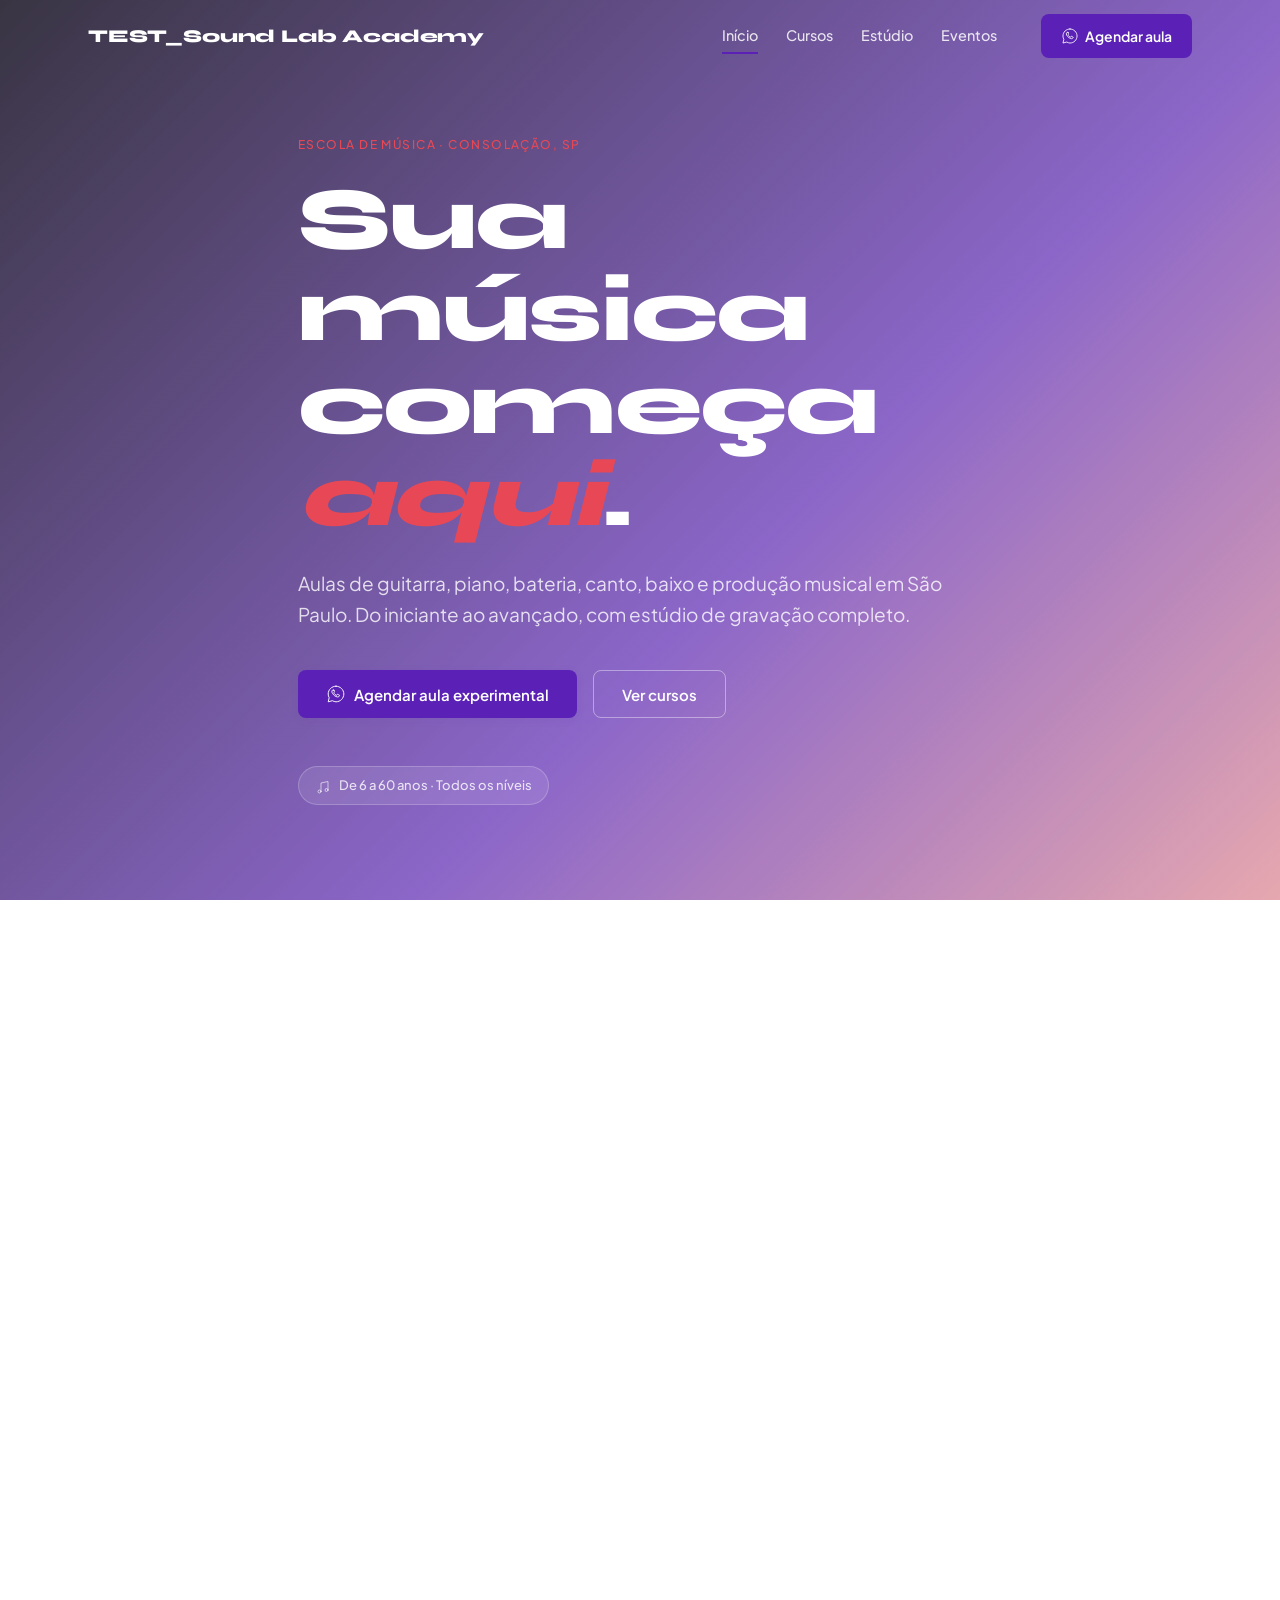
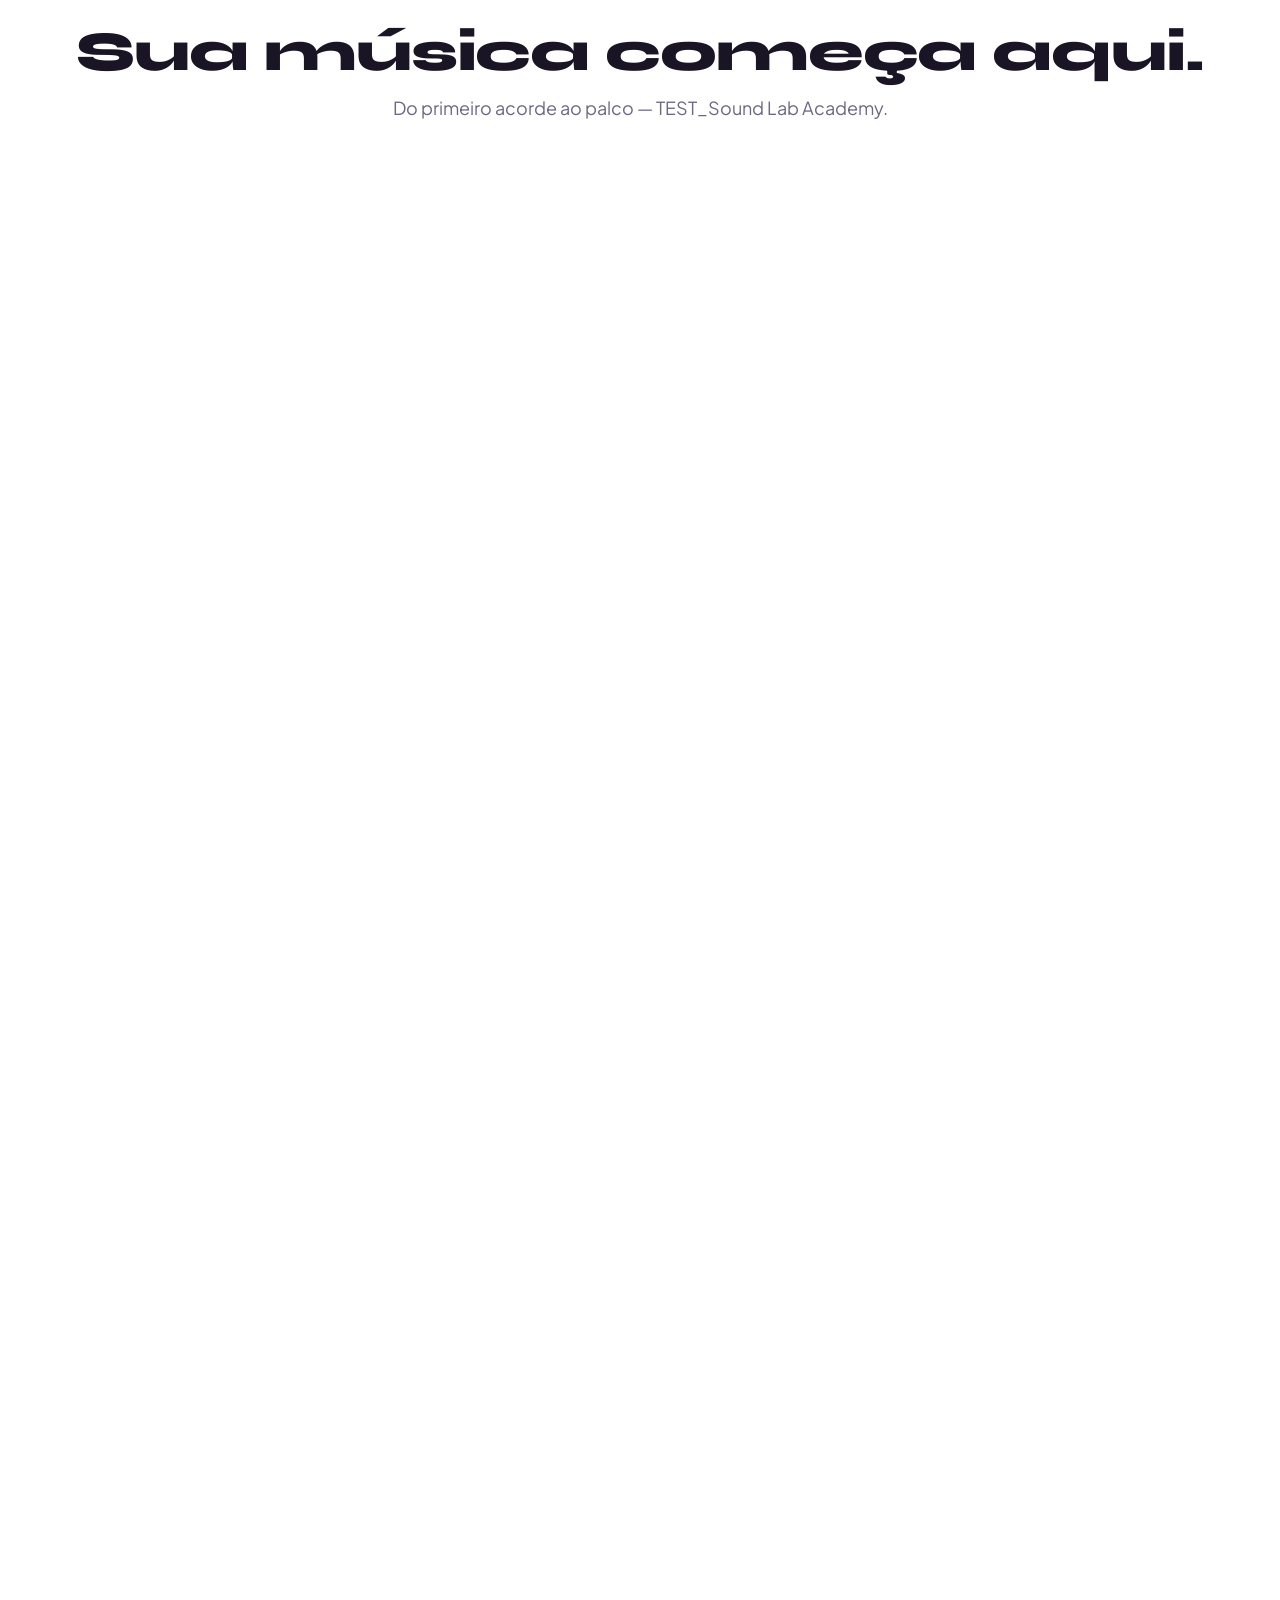
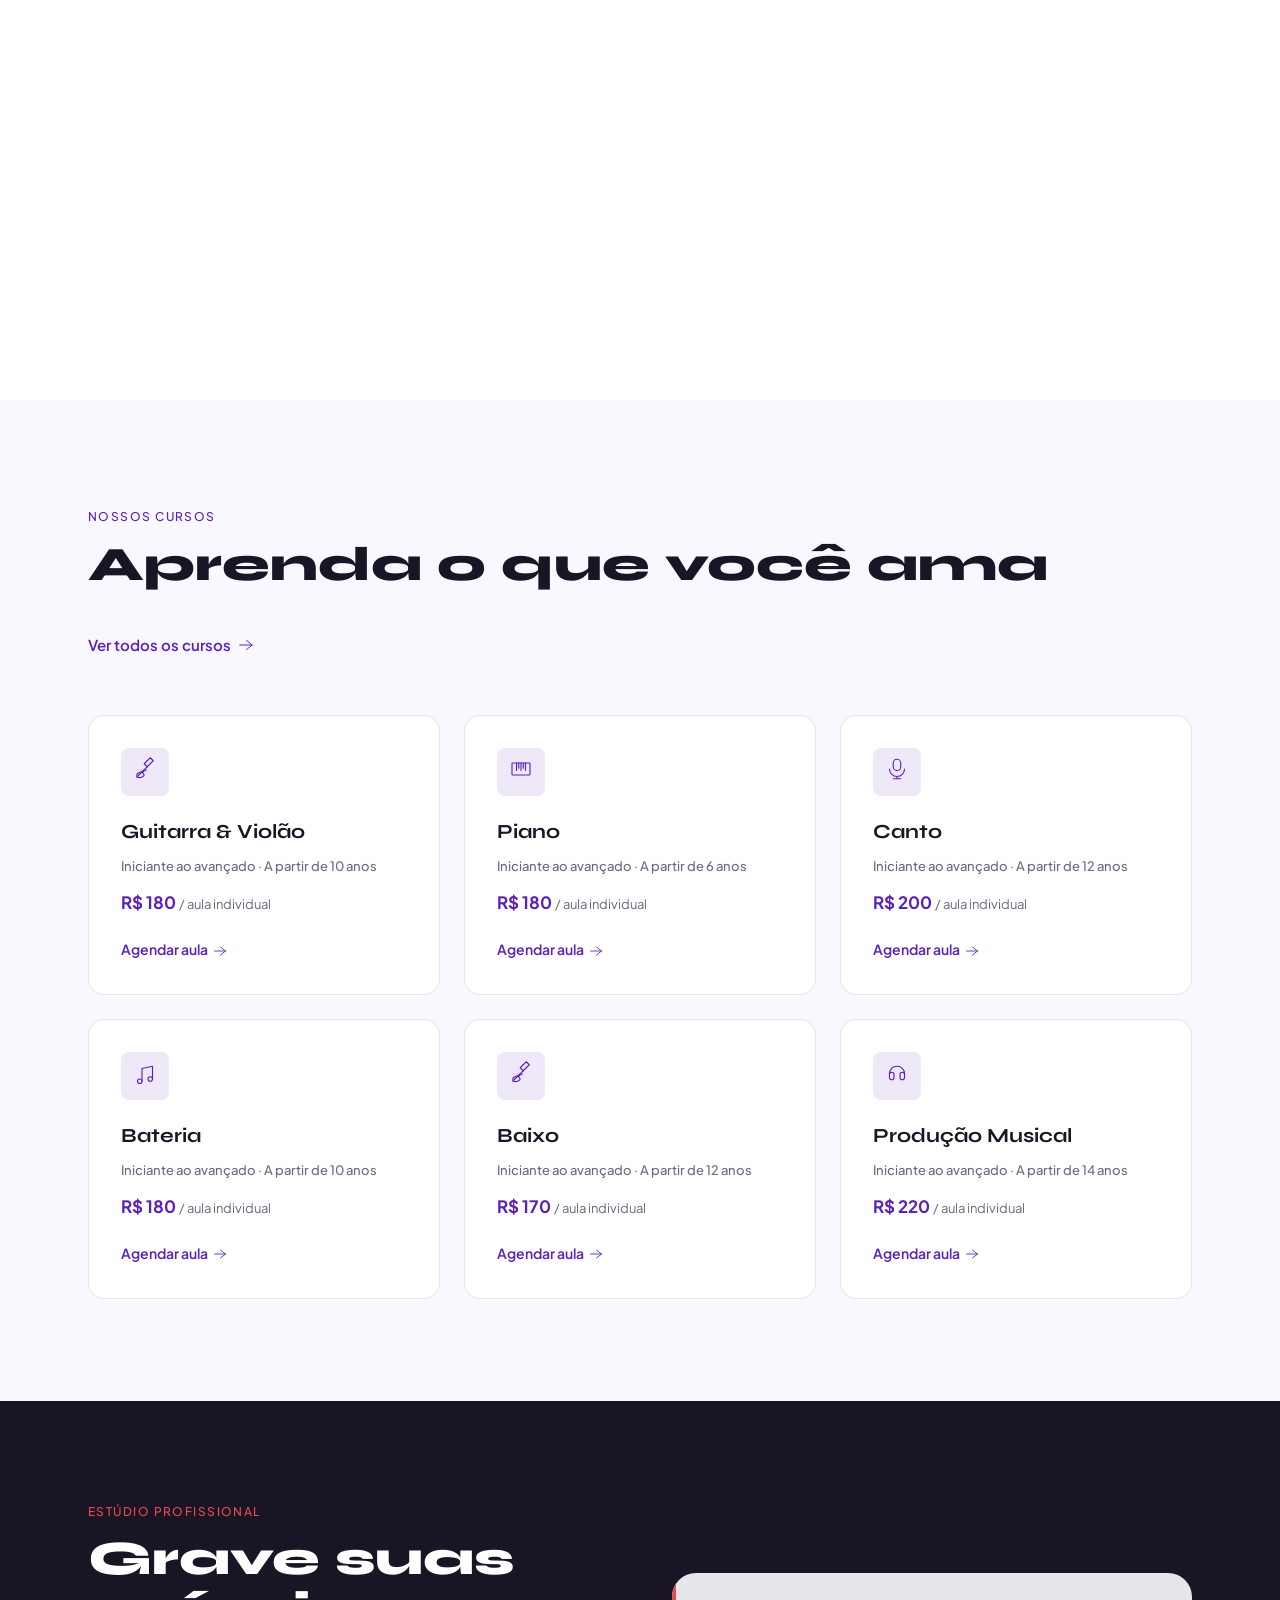
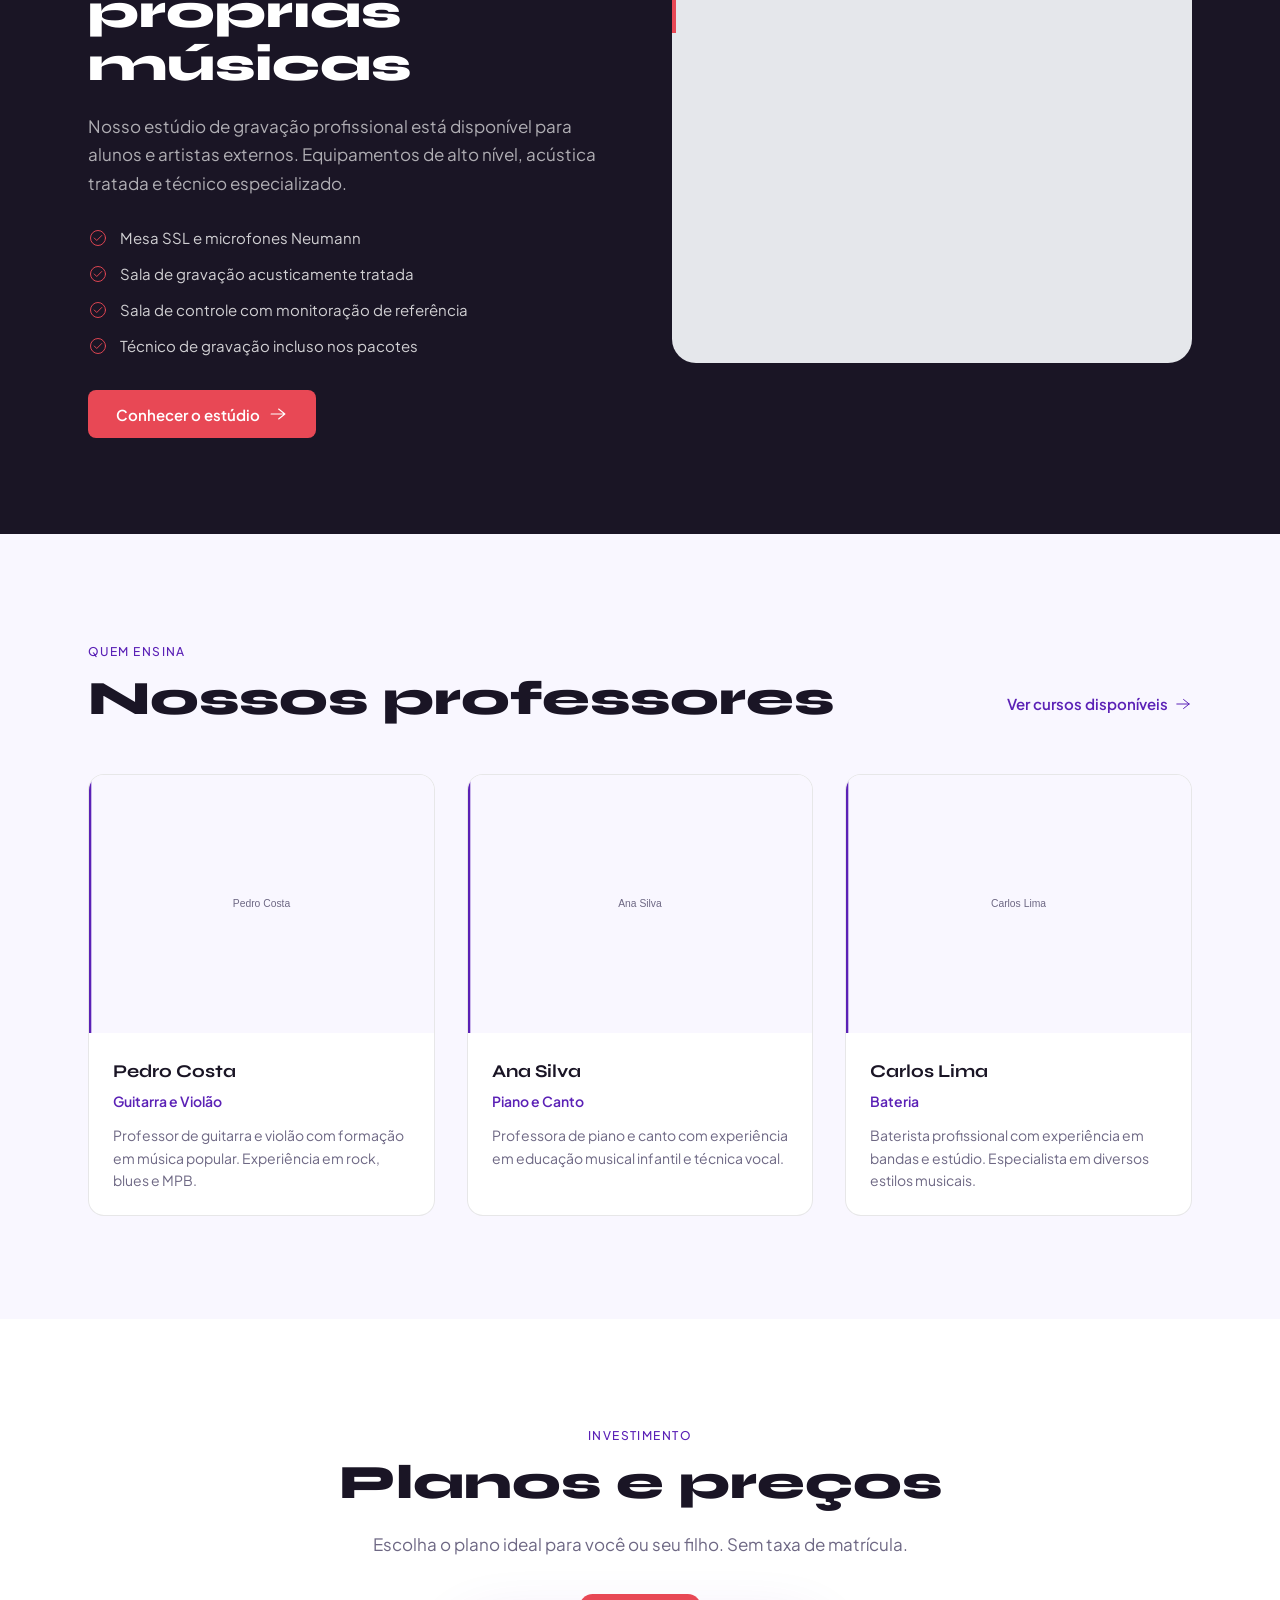
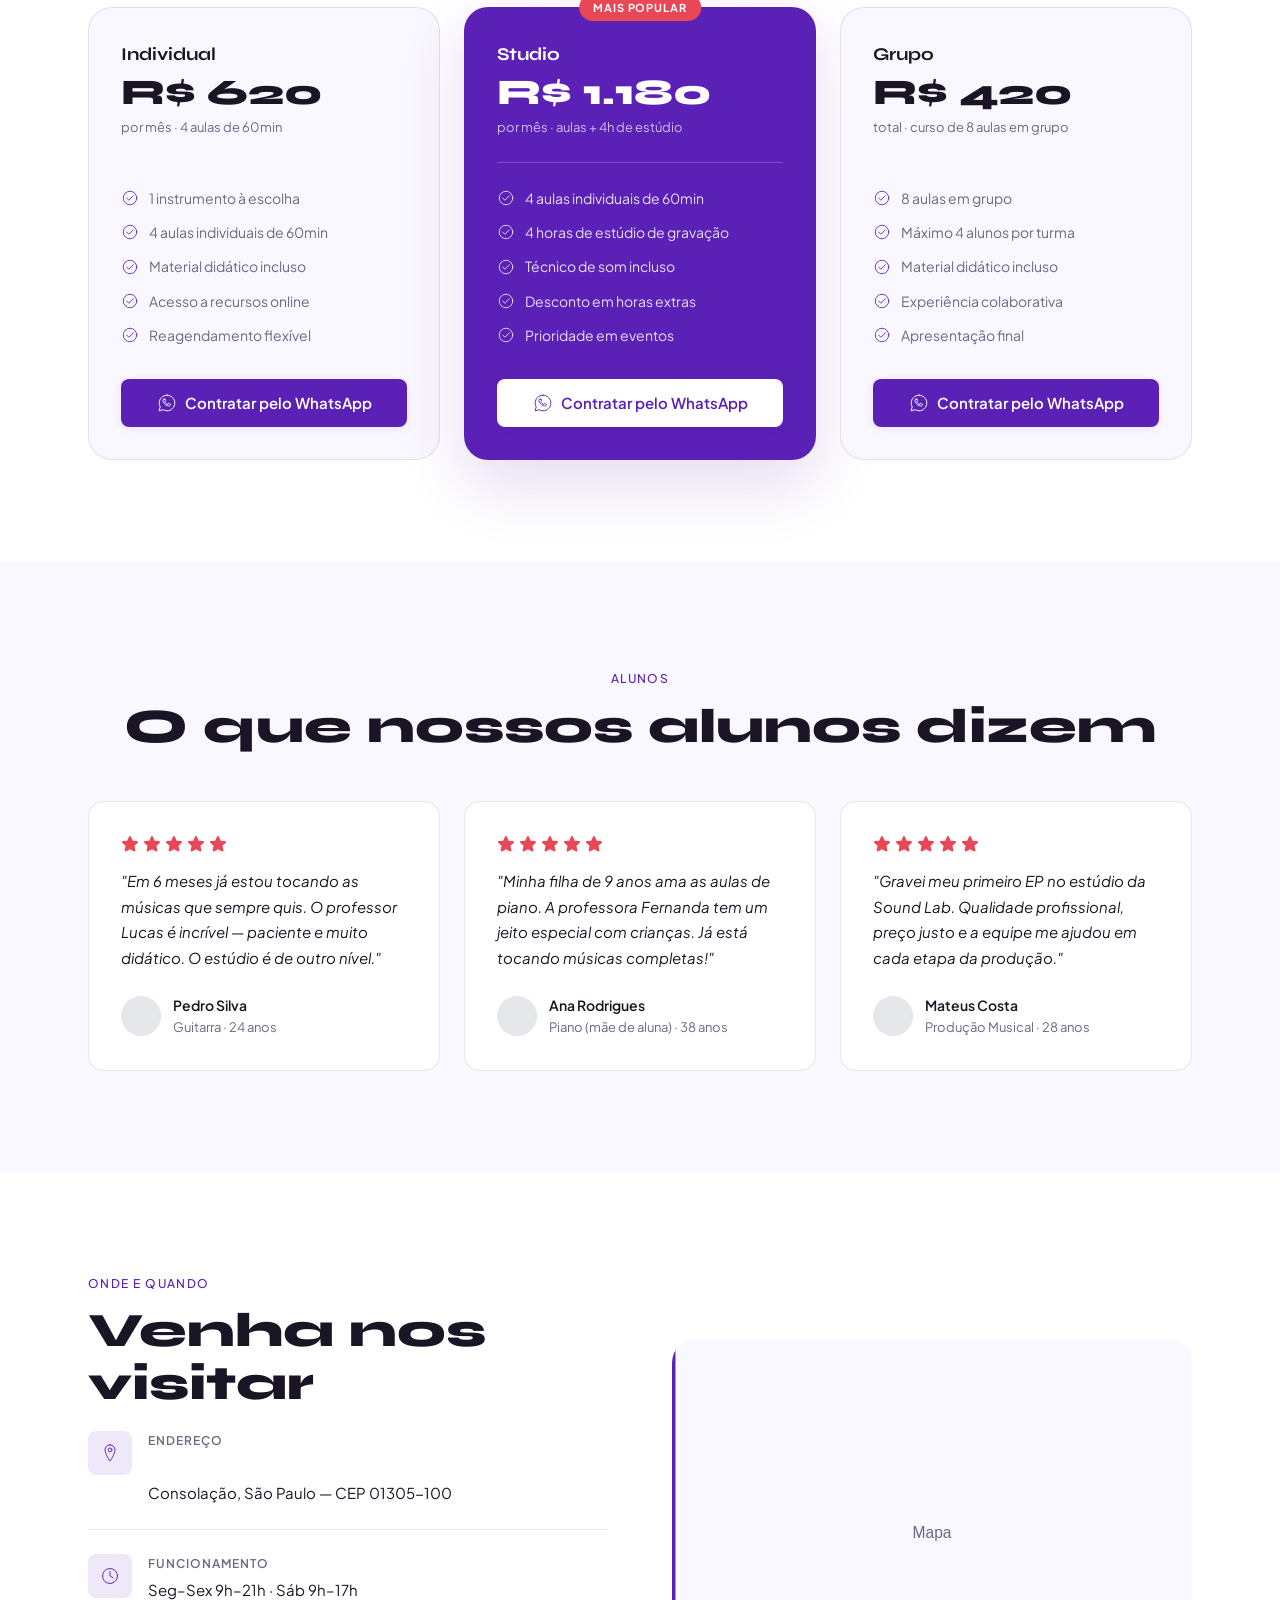
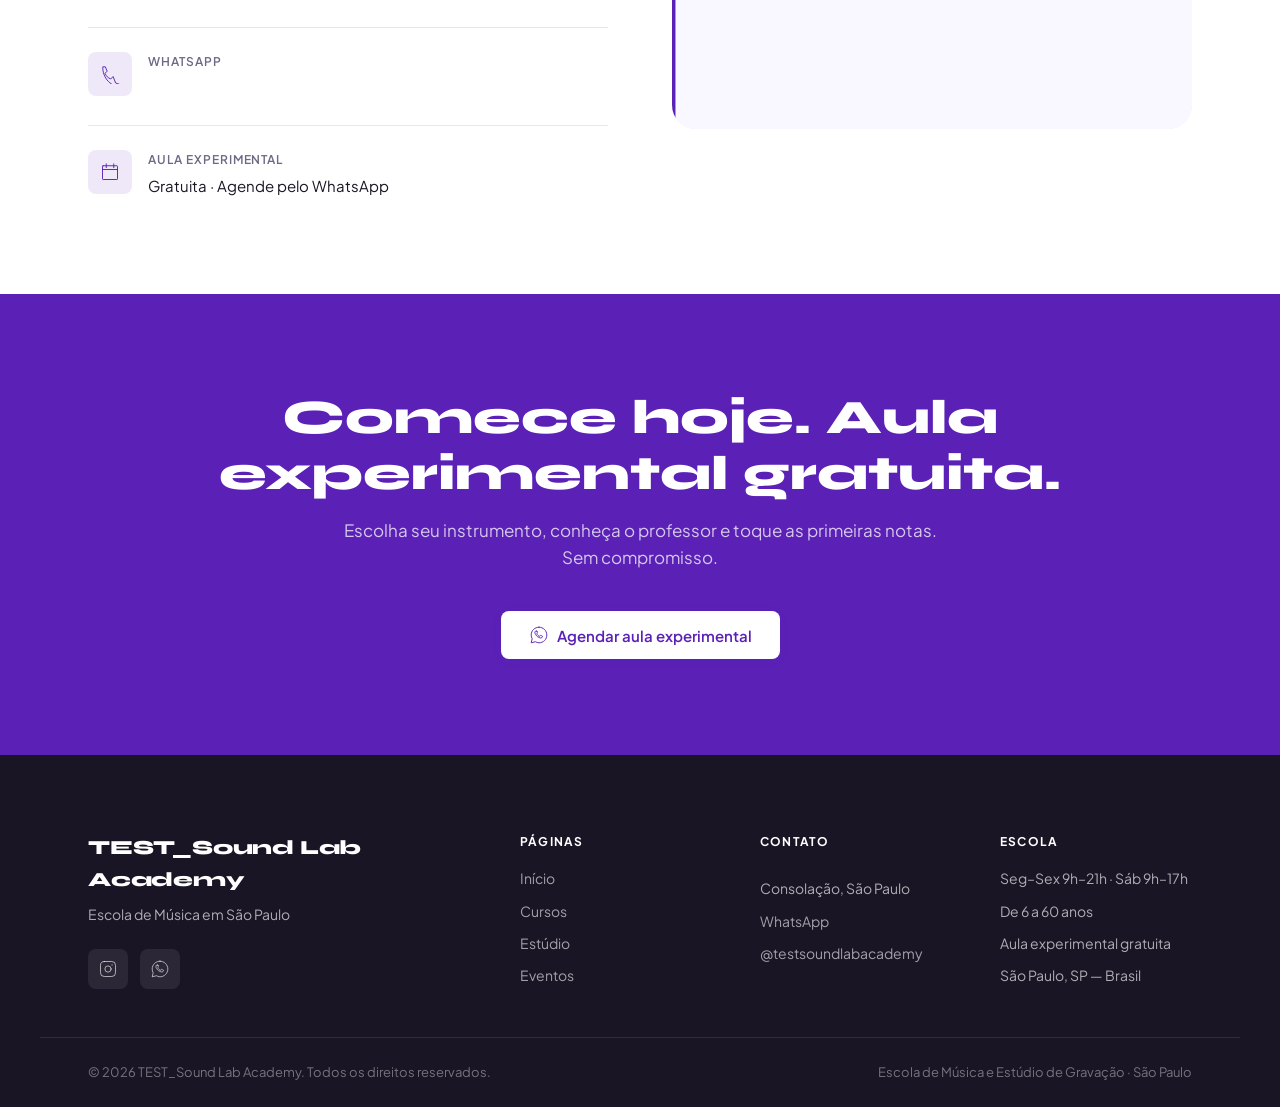
<file: index.html>
<!DOCTYPE html>
<html lang="pt-BR">
<head>
  <meta charset="UTF-8">
  <meta name="viewport" content="width=device-width, initial-scale=1.0">
  <title>TEST_Sound Lab Academy | Escola de Música em São Paulo</title>
  <meta name="description" content="TEST_Sound Lab Academy em São Paulo — aulas de guitarra, piano, canto, bateria, baixo e produção musical. Estúdio de gravação profissional. De 6 a 60 anos.">

  <meta property="og:type"        content="website">
  <meta property="og:title"       content="TEST_Sound Lab Academy | Escola de Música em São Paulo">
  <meta property="og:description" content="TEST_Sound Lab Academy em São Paulo — aulas de guitarra, piano, canto, bateria, baixo e produção musical. Estúdio de gravação profissional. De 6 a 60 anos.">
  <meta property="og:image"       content="">
  <meta property="og:url"         content="https://testsoundlabacademy.com.br">
  <meta property="og:locale"      content="pt_BR">
  <meta property="og:site_name"   content="TEST_Sound Lab Academy">

  <link rel="icon" href="" type="image/png">
  <link rel="preconnect" href="https://fonts.googleapis.com">
  <link rel="preconnect" href="https://fonts.gstatic.com" crossorigin>
  <link href="https://fonts.googleapis.com/css2?family=Syne:wght@700;800&family=Plus+Jakarta+Sans:wght@400;500;600&display=swap" rel="stylesheet">
  <link rel="stylesheet" href="style.css">

  <script type="application/ld+json">
  {
    "@context": "https://schema.org",
    "@type": "EducationalOrganization",
    "name": "TEST_Sound Lab Academy",
    "description": "TEST_Sound Lab Academy em São Paulo — aulas de guitarra, piano, canto, bateria, baixo e produção musical. Estúdio de gravação profissional. De 6 a 60 anos.",
    "url": "https://testsoundlabacademy.com.br",
    "telephone": "+",
    "address": {
      "@type": "PostalAddress",
      "streetAddress": "",
      "addressLocality": "São Paulo",
      "addressRegion": "SP",
      "postalCode": "01305-100",
      "addressCountry": "BR"
    },
    "openingHoursSpecification": {
      "@type": "OpeningHoursSpecification",
      "description": "Seg–Sex 9h–21h · Sáb 9h–17h"
    },
    "image": "",
    "priceRange": "R$ 120 – R$ 1.500",
    "sameAs": ["https://www.instagram.com/testsoundlabacademy"]
  }
  </script>
<script>window.__imgFallback=function(img,label){img.onerror=null;img.alt=label||'';img.style.cssText='background:#e5e7eb;min-height:40px';img.src='data:image/svg+xml,%3Csvg xmlns%3D%22http%3A%2F%2Fwww.w3.org%2F2000%2Fsvg%22 viewBox%3D%220 0 1 1%22%3E%3C%2Fsvg%3E';};</script>
</head>
<body>

  <!-- ══════════════════════════════
       NAVBAR
  ══════════════════════════════ -->
  <nav class="navbar" id="top" aria-label="Navegação principal">
    <div class="container nav-inner">
      <a href="index.html" class="nav-logo" aria-label="TEST_Sound Lab Academy — página inicial">
        <span class="nav-logo-name">TEST_Sound Lab Academy</span>
      </a>
      <ul class="nav-links" role="list">
        <li><a href="index.html" class="nav-active" aria-current="page">Início</a></li>
        <li><a href="cursos.html">Cursos</a></li>
        <li><a href="estudio.html">Estúdio</a></li>
        <li><a href="eventos.html">Eventos</a></li>
      </ul>
      <a href="https://wa.me/?text=Olá! Gostaria de agendar uma aula experimental na TEST_Sound Lab Academy."
         class="nav-cta"
         target="_blank" rel="noopener noreferrer"
         aria-label="Agendar aula experimental pelo WhatsApp">
        <span data-icon="WhatsappLogo" aria-hidden="true"></span>
        Agendar aula
      </a>
      <button class="nav-toggle" aria-label="Abrir menu" aria-expanded="false">
        <span></span><span></span><span></span>
      </button>
    </div>
  </nav>

  <!-- ══════════════════════════════
       HERO
  ══════════════════════════════ -->
  <section class="hero" id="hero" aria-labelledby="hero-heading">
    <div class="hero-bg img-fallback" aria-hidden="true">
      <img src=""
           alt=""
           loading="eager"
           onerror="window.__imgFallback(this, 'music academy')">
    </div>
    <div class="hero-overlay" aria-hidden="true"></div>
    <div class="container hero-inner">
      <p class="hero-eyebrow hero-fade-up hero-fade-up--1">Escola de Música · Consolação, SP</p>
      <h1 class="hero-heading hero-fade-up hero-fade-up--2" id="hero-heading">Sua música começa <em>aqui</em>.</h1>
      <p class="hero-sub hero-fade-up hero-fade-up--3">Aulas de guitarra, piano, bateria, canto, baixo e produção musical em São Paulo. Do iniciante ao avançado, com estúdio de gravação completo.</p>
      <div class="hero-ctas hero-fade-up hero-fade-up--4">
        <a href="https://wa.me/?text=Olá! Gostaria de agendar uma aula experimental na TEST_Sound Lab Academy."
           class="btn btn--primary"
           target="_blank" rel="noopener noreferrer"
           aria-label="Agendar aula experimental pelo WhatsApp">
          <span class="btn-icon" data-icon="WhatsappLogo" aria-hidden="true"></span>
          Agendar aula experimental
        </a>
        <a href="cursos.html" class="btn btn--ghost">
          Ver cursos
        </a>
      </div>
      <div class="hero-badge hero-fade-up hero-fade-up--5">
        <span data-icon="MusicNote" aria-hidden="true"></span>
        De 6 a 60 anos · Todos os níveis
      </div>
    </div>
  </section>

  <!-- ══════════════════════════════
       SCROLL ANIMATION — creative-music
  ══════════════════════════════ -->
  <section class="scroll-animation" id="scroll-anim"
           aria-label="Sequência animada — Sound Lab Academy">
    <div class="scroll-anim-pin">
      <canvas id="scroll-canvas" aria-hidden="true"></canvas>
      <div class="scroll-overlay" aria-hidden="true">
        <p class="scroll-overlay-headline">Sua música começa aqui.</p>
        <p class="scroll-overlay-sub">Do primeiro acorde ao palco — TEST_Sound Lab Academy.</p>
      </div>
    </div>
  </section>

  <!-- ══════════════════════════════
       CURSOS EM DESTAQUE
  ══════════════════════════════ -->
  <section class="cursos-destaque" id="cursos" aria-labelledby="cursos-heading">
    <div class="container">
      <div class="cursos-destaque-header">
        <div>
          <span class="eyebrow fade-up">Nossos cursos</span>
          <h2 class="section-heading fade-up" id="cursos-heading" style="margin-bottom:0">Aprenda o que você ama</h2>
        </div>
        <a href="cursos.html" class="link-morph fade-up">
          Ver todos os cursos
          <span data-icon="ArrowRight" aria-hidden="true"></span>
        </a>
      </div>
      <div class="cursos-grid" role="list">
        <article class="curso-card stagger-card" role="listitem">
          <div class="curso-icon" aria-hidden="true">
            <span data-icon="Guitar"></span>
          </div>
          <h3 class="curso-instrument">Guitarra & Violão</h3>
          <p class="curso-level">Iniciante ao avançado · A partir de 10 anos</p>
          <p class="curso-price">
            R$ 180
            <small>/ aula individual</small>
          </p>
          <a href="https://wa.me/?text=Olá! Gostaria de agendar uma aula experimental na TEST_Sound Lab Academy."
             class="curso-cta"
             target="_blank" rel="noopener noreferrer"
             aria-label="Agendar aula de Guitarra & Violão pelo WhatsApp">
            Agendar aula
            <span data-icon="ArrowRight" aria-hidden="true"></span>
          </a>
        </article>
        <article class="curso-card stagger-card" role="listitem">
          <div class="curso-icon" aria-hidden="true">
            <span data-icon="Piano"></span>
          </div>
          <h3 class="curso-instrument">Piano</h3>
          <p class="curso-level">Iniciante ao avançado · A partir de 6 anos</p>
          <p class="curso-price">
            R$ 180
            <small>/ aula individual</small>
          </p>
          <a href="https://wa.me/?text=Olá! Gostaria de agendar uma aula experimental na TEST_Sound Lab Academy."
             class="curso-cta"
             target="_blank" rel="noopener noreferrer"
             aria-label="Agendar aula de Piano pelo WhatsApp">
            Agendar aula
            <span data-icon="ArrowRight" aria-hidden="true"></span>
          </a>
        </article>
        <article class="curso-card stagger-card" role="listitem">
          <div class="curso-icon" aria-hidden="true">
            <span data-icon="MicrophoneStage"></span>
          </div>
          <h3 class="curso-instrument">Canto</h3>
          <p class="curso-level">Iniciante ao avançado · A partir de 12 anos</p>
          <p class="curso-price">
            R$ 200
            <small>/ aula individual</small>
          </p>
          <a href="https://wa.me/?text=Olá! Gostaria de agendar uma aula experimental na TEST_Sound Lab Academy."
             class="curso-cta"
             target="_blank" rel="noopener noreferrer"
             aria-label="Agendar aula de Canto pelo WhatsApp">
            Agendar aula
            <span data-icon="ArrowRight" aria-hidden="true"></span>
          </a>
        </article>
        <article class="curso-card stagger-card" role="listitem">
          <div class="curso-icon" aria-hidden="true">
            <span data-icon="MusicNote"></span>
          </div>
          <h3 class="curso-instrument">Bateria</h3>
          <p class="curso-level">Iniciante ao avançado · A partir de 10 anos</p>
          <p class="curso-price">
            R$ 180
            <small>/ aula individual</small>
          </p>
          <a href="https://wa.me/?text=Olá! Gostaria de agendar uma aula experimental na TEST_Sound Lab Academy."
             class="curso-cta"
             target="_blank" rel="noopener noreferrer"
             aria-label="Agendar aula de Bateria pelo WhatsApp">
            Agendar aula
            <span data-icon="ArrowRight" aria-hidden="true"></span>
          </a>
        </article>
        <article class="curso-card stagger-card" role="listitem">
          <div class="curso-icon" aria-hidden="true">
            <span data-icon="Guitar"></span>
          </div>
          <h3 class="curso-instrument">Baixo</h3>
          <p class="curso-level">Iniciante ao avançado · A partir de 12 anos</p>
          <p class="curso-price">
            R$ 170
            <small>/ aula individual</small>
          </p>
          <a href="https://wa.me/?text=Olá! Gostaria de agendar uma aula experimental na TEST_Sound Lab Academy."
             class="curso-cta"
             target="_blank" rel="noopener noreferrer"
             aria-label="Agendar aula de Baixo pelo WhatsApp">
            Agendar aula
            <span data-icon="ArrowRight" aria-hidden="true"></span>
          </a>
        </article>
        <article class="curso-card stagger-card" role="listitem">
          <div class="curso-icon" aria-hidden="true">
            <span data-icon="Headphones"></span>
          </div>
          <h3 class="curso-instrument">Produção Musical</h3>
          <p class="curso-level">Iniciante ao avançado · A partir de 14 anos</p>
          <p class="curso-price">
            R$ 220
            <small>/ aula individual</small>
          </p>
          <a href="https://wa.me/?text=Olá! Gostaria de agendar uma aula experimental na TEST_Sound Lab Academy."
             class="curso-cta"
             target="_blank" rel="noopener noreferrer"
             aria-label="Agendar aula de Produção Musical pelo WhatsApp">
            Agendar aula
            <span data-icon="ArrowRight" aria-hidden="true"></span>
          </a>
        </article>
      </div>
    </div>
  </section>

  <!-- ══════════════════════════════
       ESTÚDIO HIGHLIGHT
  ══════════════════════════════ -->
  <section class="estudio-highlight" id="estudio-highlight" aria-labelledby="estudio-heading">
    <div class="container estudio-grid">
      <div class="estudio-text">
        <span class="eyebrow fade-up">Estúdio profissional</span>
        <h2 class="section-heading fade-up" id="estudio-heading">Grave suas próprias músicas</h2>
        <p class="section-sub fade-up">
          Nosso estúdio de gravação profissional está disponível para alunos e artistas externos.
          Equipamentos de alto nível, acústica tratada e técnico especializado.
        </p>
        <ul class="estudio-features fade-up" aria-label="Recursos do estúdio">
          <li class="estudio-feature">
            <span data-icon="CheckCircle" aria-hidden="true"></span>
            Mesa SSL e microfones Neumann
          </li>
          <li class="estudio-feature">
            <span data-icon="CheckCircle" aria-hidden="true"></span>
            Sala de gravação acusticamente tratada
          </li>
          <li class="estudio-feature">
            <span data-icon="CheckCircle" aria-hidden="true"></span>
            Sala de controle com monitoração de referência
          </li>
          <li class="estudio-feature">
            <span data-icon="CheckCircle" aria-hidden="true"></span>
            Técnico de gravação incluso nos pacotes
          </li>
        </ul>
        <div class="hero-ctas fade-up">
          <a href="estudio.html" class="btn btn--accent">
            Conhecer o estúdio
            <span class="btn-icon" data-icon="ArrowRight" aria-hidden="true"></span>
          </a>
        </div>
      </div>
      <div class="estudio-image-wrap img-fallback fade-up">
        <img src=""
             alt="Estúdio de gravação do TEST_Sound Lab Academy"
             loading="lazy"
             width="800" height="600"
             onerror="window.__imgFallback(this, 'estúdio')">
      </div>
    </div>
  </section>

  <!-- ══════════════════════════════
       NOSSOS PROFESSORES
  ══════════════════════════════ -->
  <section class="professores" id="professores" aria-labelledby="professores-heading">
    <div class="container">
      <div class="professores-header">
        <div>
          <span class="eyebrow fade-up">Quem ensina</span>
          <h2 class="section-heading fade-up" id="professores-heading" style="margin-bottom:0">Nossos professores</h2>
        </div>
        <a href="cursos.html" class="link-morph fade-up">
          Ver cursos disponíveis
          <span data-icon="ArrowRight" aria-hidden="true"></span>
        </a>
      </div>
      <div class="professores-grid" role="list">
        <article class="professor-card stagger-card" role="listitem">
          <div class="professor-photo img-fallback">
            <img src="https://8ispuxmgjxgu2r5q.public.blob.vercel-storage.com/stock-photos/scuole/ambiente/scuole-ambiente-01.webp"
                 alt="Pedro Costa — professor de Guitarra e Violão na TEST_Sound Lab Academy"
                 loading="lazy"
                 width="400" height="300"
                 onerror="window.__imgFallback(this, 'Pedro Costa')">
          </div>
          <div class="professor-body">
            <h3 class="professor-name">Pedro Costa</h3>
            <p class="professor-instrument">Guitarra e Violão</p>
            <p class="professor-bio">Professor de guitarra e violão com formação em música popular. Experiência em rock, blues e MPB.</p>
          </div>
        </article>
        <article class="professor-card stagger-card" role="listitem">
          <div class="professor-photo img-fallback">
            <img src="https://8ispuxmgjxgu2r5q.public.blob.vercel-storage.com/stock-photos/scuole/detalhe/scuole-detalhe-15.webp"
                 alt="Ana Silva — professor de Piano e Canto na TEST_Sound Lab Academy"
                 loading="lazy"
                 width="400" height="300"
                 onerror="window.__imgFallback(this, 'Ana Silva')">
          </div>
          <div class="professor-body">
            <h3 class="professor-name">Ana Silva</h3>
            <p class="professor-instrument">Piano e Canto</p>
            <p class="professor-bio">Professora de piano e canto com experiência em educação musical infantil e técnica vocal.</p>
          </div>
        </article>
        <article class="professor-card stagger-card" role="listitem">
          <div class="professor-photo img-fallback">
            <img src="https://8ispuxmgjxgu2r5q.public.blob.vercel-storage.com/stock-photos/scuole/equipe/scuole-equipe-11.webp"
                 alt="Carlos Lima — professor de Bateria na TEST_Sound Lab Academy"
                 loading="lazy"
                 width="400" height="300"
                 onerror="window.__imgFallback(this, 'Carlos Lima')">
          </div>
          <div class="professor-body">
            <h3 class="professor-name">Carlos Lima</h3>
            <p class="professor-instrument">Bateria</p>
            <p class="professor-bio">Baterista profissional com experiência em bandas e estúdio. Especialista em diversos estilos musicais.</p>
          </div>
        </article>
      </div>
    </div>
  </section>

  <!-- ══════════════════════════════
       PLANOS E PREÇOS
  ══════════════════════════════ -->
  <section class="planos" id="planos" aria-labelledby="planos-heading">
    <div class="container">
      <div class="planos-header">
        <span class="eyebrow fade-up">Investimento</span>
        <h2 class="section-heading fade-up" id="planos-heading">Planos e preços</h2>
        <p class="section-sub fade-up">Escolha o plano ideal para você ou seu filho. Sem taxa de matrícula.</p>
      </div>
      <div class="planos-grid" role="list">
        <article class="plano-card stagger-card" role="listitem">
          
          <p class="plano-name">Individual</p>
          <p class="plano-price">R$ 620</p>
          <p class="plano-price-note">por mês · 4 aulas de 60min</p>
          <div class="plano-divider" aria-hidden="true"></div>
          <ul class="plano-features" aria-label="Recursos do plano Individual">
            <li class="plano-feature">
              <span data-icon="CheckCircle" aria-hidden="true"></span>
              1 instrumento à escolha
            </li>
            <li class="plano-feature">
              <span data-icon="CheckCircle" aria-hidden="true"></span>
              4 aulas individuais de 60min
            </li>
            <li class="plano-feature">
              <span data-icon="CheckCircle" aria-hidden="true"></span>
              Material didático incluso
            </li>
            <li class="plano-feature">
              <span data-icon="CheckCircle" aria-hidden="true"></span>
              Acesso a recursos online
            </li>
            <li class="plano-feature">
              <span data-icon="CheckCircle" aria-hidden="true"></span>
              Reagendamento flexível
            </li>
          </ul>
          <a href="https://wa.me/?text=Olá! Gostaria de agendar uma aula experimental na TEST_Sound Lab Academy."
             class="btn btn--primary plano-cta"
             target="_blank" rel="noopener noreferrer"
             aria-label="Contratar plano Individual pelo WhatsApp">
            <span class="btn-icon" data-icon="WhatsappLogo" aria-hidden="true"></span>
            Contratar pelo WhatsApp
          </a>
        </article>
        <article class="plano-card stagger-card plano-card--featured" role="listitem">
          <div class="plano-badge">Mais popular</div>
          <p class="plano-name">Studio</p>
          <p class="plano-price">R$ 1.180</p>
          <p class="plano-price-note">por mês · aulas + 4h de estúdio</p>
          <div class="plano-divider" aria-hidden="true"></div>
          <ul class="plano-features" aria-label="Recursos do plano Studio">
            <li class="plano-feature">
              <span data-icon="CheckCircle" aria-hidden="true"></span>
              4 aulas individuais de 60min
            </li>
            <li class="plano-feature">
              <span data-icon="CheckCircle" aria-hidden="true"></span>
              4 horas de estúdio de gravação
            </li>
            <li class="plano-feature">
              <span data-icon="CheckCircle" aria-hidden="true"></span>
              Técnico de som incluso
            </li>
            <li class="plano-feature">
              <span data-icon="CheckCircle" aria-hidden="true"></span>
              Desconto em horas extras
            </li>
            <li class="plano-feature">
              <span data-icon="CheckCircle" aria-hidden="true"></span>
              Prioridade em eventos
            </li>
          </ul>
          <a href="https://wa.me/?text=Olá! Gostaria de agendar uma aula experimental na TEST_Sound Lab Academy."
             class="btn btn--primary plano-cta"
             target="_blank" rel="noopener noreferrer"
             aria-label="Contratar plano Studio pelo WhatsApp">
            <span class="btn-icon" data-icon="WhatsappLogo" aria-hidden="true"></span>
            Contratar pelo WhatsApp
          </a>
        </article>
        <article class="plano-card stagger-card" role="listitem">
          
          <p class="plano-name">Grupo</p>
          <p class="plano-price">R$ 420</p>
          <p class="plano-price-note">total · curso de 8 aulas em grupo</p>
          <div class="plano-divider" aria-hidden="true"></div>
          <ul class="plano-features" aria-label="Recursos do plano Grupo">
            <li class="plano-feature">
              <span data-icon="CheckCircle" aria-hidden="true"></span>
              8 aulas em grupo
            </li>
            <li class="plano-feature">
              <span data-icon="CheckCircle" aria-hidden="true"></span>
              Máximo 4 alunos por turma
            </li>
            <li class="plano-feature">
              <span data-icon="CheckCircle" aria-hidden="true"></span>
              Material didático incluso
            </li>
            <li class="plano-feature">
              <span data-icon="CheckCircle" aria-hidden="true"></span>
              Experiência colaborativa
            </li>
            <li class="plano-feature">
              <span data-icon="CheckCircle" aria-hidden="true"></span>
              Apresentação final
            </li>
          </ul>
          <a href="https://wa.me/?text=Olá! Gostaria de agendar uma aula experimental na TEST_Sound Lab Academy."
             class="btn btn--primary plano-cta"
             target="_blank" rel="noopener noreferrer"
             aria-label="Contratar plano Grupo pelo WhatsApp">
            <span class="btn-icon" data-icon="WhatsappLogo" aria-hidden="true"></span>
            Contratar pelo WhatsApp
          </a>
        </article>
      </div>
    </div>
  </section>

  <!-- ══════════════════════════════
       DEPOIMENTOS — ESTÁTICO
  ══════════════════════════════ -->
  <section class="depoimentos" id="depoimentos" aria-labelledby="depoimentos-heading">
    <div class="container">
      <div class="depoimentos-header">
        <span class="eyebrow fade-up">Alunos</span>
        <h2 class="section-heading fade-up" id="depoimentos-heading">O que nossos alunos dizem</h2>
      </div>
      <div class="depoimentos-grid" role="list">

        <blockquote class="depoimento-card stagger-card" role="listitem">
          <div class="depoimento-stars" aria-label="5 estrelas">
            <span data-icon="Star" aria-hidden="true"></span>
            <span data-icon="Star" aria-hidden="true"></span>
            <span data-icon="Star" aria-hidden="true"></span>
            <span data-icon="Star" aria-hidden="true"></span>
            <span data-icon="Star" aria-hidden="true"></span>
          </div>
          <p class="depoimento-quote">
            "Em 6 meses já estou tocando as músicas que sempre quis. O professor Lucas é incrível —
            paciente e muito didático. O estúdio é de outro nível."
          </p>
          <div class="depoimento-author">
            <div class="depoimento-avatar img-fallback">
              <img src="assets/avatar-1-placeholder.jpg" alt="Pedro Silva"
                   width="40" height="40"
                   onerror="window.__imgFallback(this, 'P')">
            </div>
            <div>
              <p class="depoimento-name">Pedro Silva</p>
              <p class="depoimento-detail">Guitarra · 24 anos</p>
            </div>
          </div>
        </blockquote>

        <blockquote class="depoimento-card stagger-card" role="listitem">
          <div class="depoimento-stars" aria-label="5 estrelas">
            <span data-icon="Star" aria-hidden="true"></span>
            <span data-icon="Star" aria-hidden="true"></span>
            <span data-icon="Star" aria-hidden="true"></span>
            <span data-icon="Star" aria-hidden="true"></span>
            <span data-icon="Star" aria-hidden="true"></span>
          </div>
          <p class="depoimento-quote">
            "Minha filha de 9 anos ama as aulas de piano. A professora Fernanda tem um jeito especial
            com crianças. Já está tocando músicas completas!"
          </p>
          <div class="depoimento-author">
            <div class="depoimento-avatar img-fallback">
              <img src="assets/avatar-2-placeholder.jpg" alt="Ana Rodrigues"
                   width="40" height="40"
                   onerror="window.__imgFallback(this, 'A')">
            </div>
            <div>
              <p class="depoimento-name">Ana Rodrigues</p>
              <p class="depoimento-detail">Piano (mãe de aluna) · 38 anos</p>
            </div>
          </div>
        </blockquote>

        <blockquote class="depoimento-card stagger-card" role="listitem">
          <div class="depoimento-stars" aria-label="5 estrelas">
            <span data-icon="Star" aria-hidden="true"></span>
            <span data-icon="Star" aria-hidden="true"></span>
            <span data-icon="Star" aria-hidden="true"></span>
            <span data-icon="Star" aria-hidden="true"></span>
            <span data-icon="Star" aria-hidden="true"></span>
          </div>
          <p class="depoimento-quote">
            "Gravei meu primeiro EP no estúdio da Sound Lab. Qualidade profissional, preço justo
            e a equipe me ajudou em cada etapa da produção."
          </p>
          <div class="depoimento-author">
            <div class="depoimento-avatar img-fallback">
              <img src="assets/avatar-3-placeholder.jpg" alt="Mateus Costa"
                   width="40" height="40"
                   onerror="window.__imgFallback(this, 'M')">
            </div>
            <div>
              <p class="depoimento-name">Mateus Costa</p>
              <p class="depoimento-detail">Produção Musical · 28 anos</p>
            </div>
          </div>
        </blockquote>

      </div>
    </div>
  </section>

  <!-- ══════════════════════════════
       HORÁRIOS E LOCALIZAÇÃO — ESTÁTICO
  ══════════════════════════════ -->
  <section class="horarios" id="horarios" aria-labelledby="horarios-heading">
    <div class="container horarios-grid">
      <div>
        <span class="eyebrow fade-up">Onde e quando</span>
        <h2 class="section-heading fade-up" id="horarios-heading">Venha nos visitar</h2>
        <address class="horarios-info-list fade-up">
          <div class="horarios-info-item">
            <div class="horarios-icon" aria-hidden="true">
              <svg viewBox="0 0 256 256" fill="none" stroke="currentColor" stroke-width="12" stroke-linecap="round" stroke-linejoin="round"><path d="M128 24C93.1 24 64 53.1 64 88c0 53 64 144 64 144s64-91 64-144c0-34.9-29.1-64-64-64z"/><circle cx="128" cy="88" r="24"/></svg>
            </div>
            <div>
              <span class="horarios-label">Endereço</span>
              <span class="horarios-value"><br>Consolação, São Paulo — CEP 01305-100</span>
            </div>
          </div>
          <div class="horarios-info-item">
            <div class="horarios-icon" aria-hidden="true">
              <svg viewBox="0 0 256 256" fill="none" stroke="currentColor" stroke-width="12" stroke-linecap="round" stroke-linejoin="round"><circle cx="128" cy="128" r="96"/><path d="M128 72v56l40 24"/></svg>
            </div>
            <div>
              <span class="horarios-label">Funcionamento</span>
              <span class="horarios-value">Seg–Sex 9h–21h · Sáb 9h–17h</span>
            </div>
          </div>
          <div class="horarios-info-item">
            <div class="horarios-icon" aria-hidden="true">
              <svg viewBox="0 0 256 256" fill="none" stroke="currentColor" stroke-width="12" stroke-linecap="round" stroke-linejoin="round"><path d="M164.4 164.4l-27.6 27.6C100.2 175.7 80.3 155.8 64 119.2l27.6-27.6-24-56L36 36c-4 68 24 140 72 188s120 76 188 72l-36-31.6-55.6-20z"/></svg>
            </div>
            <div>
              <span class="horarios-label">WhatsApp</span>
              <span class="horarios-value">
                <a href="https://wa.me/" class="footer-link"
                   target="_blank" rel="noopener noreferrer">Fale conosco</a>
              </span>
            </div>
          </div>
          <div class="horarios-info-item" style="border-bottom:none">
            <div class="horarios-icon" aria-hidden="true">
              <svg viewBox="0 0 256 256" fill="none" stroke="currentColor" stroke-width="12" stroke-linecap="round" stroke-linejoin="round"><rect x="32" y="48" width="192" height="176" rx="8"/><path d="M176 24v48M80 24v48M32 96h192"/></svg>
            </div>
            <div>
              <span class="horarios-label">Aula experimental</span>
              <span class="horarios-value">Gratuita · Agende pelo WhatsApp</span>
            </div>
          </div>
        </address>
      </div>
      <div class="horarios-map img-fallback" aria-label="Mapa de localização">
        <img src="assets/map-placeholder.jpg"
             alt="Mapa — , São Paulo"
             loading="lazy"
             width="600" height="450"
             onerror="window.__imgFallback(this, 'Mapa')">
      </div>
    </div>
  </section>

  <!-- ══════════════════════════════
       CTA FINAL
  ══════════════════════════════ -->
  <section class="cta-final" id="cta" aria-labelledby="cta-heading">
    <div class="container">
      <h2 class="cta-final-headline fade-up" id="cta-heading">
        Comece hoje. Aula experimental gratuita.
      </h2>
      <p class="cta-final-sub fade-up">
        Escolha seu instrumento, conheça o professor e toque as primeiras notas.
        Sem compromisso.
      </p>
      <a href="https://wa.me/?text=Olá! Gostaria de agendar uma aula experimental na TEST_Sound Lab Academy."
         class="btn btn--primary fade-up"
         target="_blank" rel="noopener noreferrer"
         aria-label="Agendar aula experimental pelo WhatsApp">
        <span class="btn-icon" data-icon="WhatsappLogo" aria-hidden="true"></span>
        Agendar aula experimental
      </a>
    </div>
  </section>

  <!-- ══════════════════════════════
       FOOTER
  ══════════════════════════════ -->
  <footer class="footer" aria-label="Rodapé do site">
    <div class="container footer-grid">

      <div class="footer-col footer-col--brand">
        <p class="footer-logo">TEST_Sound Lab Academy</p>
        <p class="footer-tagline">Escola de Música em São Paulo</p>
        <div class="footer-social">
          <a href="https://www.instagram.com/testsoundlabacademy"
             target="_blank" rel="noopener noreferrer"
             aria-label="Instagram — @testsoundlabacademy">
            <span data-icon="InstagramLogo" aria-hidden="true"></span>
          </a>
          <a href="https://wa.me/"
             target="_blank" rel="noopener noreferrer"
             aria-label="WhatsApp">
            <span data-icon="WhatsappLogo" aria-hidden="true"></span>
          </a>
        </div>
      </div>

      <div class="footer-col">
        <p class="footer-col-title">Páginas</p>
        <ul class="footer-list" role="list">
          <li><a href="index.html"    class="footer-link">Início</a></li>
          <li><a href="cursos.html"   class="footer-link">Cursos</a></li>
          <li><a href="estudio.html"  class="footer-link">Estúdio</a></li>
          <li><a href="eventos.html"  class="footer-link">Eventos</a></li>
        </ul>
      </div>

      <div class="footer-col">
        <p class="footer-col-title">Contato</p>
        <ul class="footer-list" role="list">
          <li></li>
          <li>Consolação, São Paulo</li>
          <li>
            <a href="https://wa.me/" class="footer-link"
               target="_blank" rel="noopener noreferrer">WhatsApp</a>
          </li>
          <li>
            <a href="https://www.instagram.com/testsoundlabacademy" class="footer-link"
               target="_blank" rel="noopener noreferrer">@testsoundlabacademy</a>
          </li>
        </ul>
      </div>

      <div class="footer-col">
        <p class="footer-col-title">Escola</p>
        <ul class="footer-list" role="list">
          <li>Seg–Sex 9h–21h · Sáb 9h–17h</li>
          <li>De 6 a 60 anos</li>
          <li>Aula experimental gratuita</li>
          <li>São Paulo, SP — Brasil</li>
        </ul>
      </div>

    </div>
    <div class="container footer-bottom">
      <span class="footer-copy">
        &copy; <span data-year>2026</span> TEST_Sound Lab Academy. Todos os direitos reservados.
      </span>
      <span class="footer-note">Escola de Música e Estúdio de Gravação · São Paulo</span>
    </div>
  </footer>

  <script src="script.js"></script>
</body>
</html>
</file>
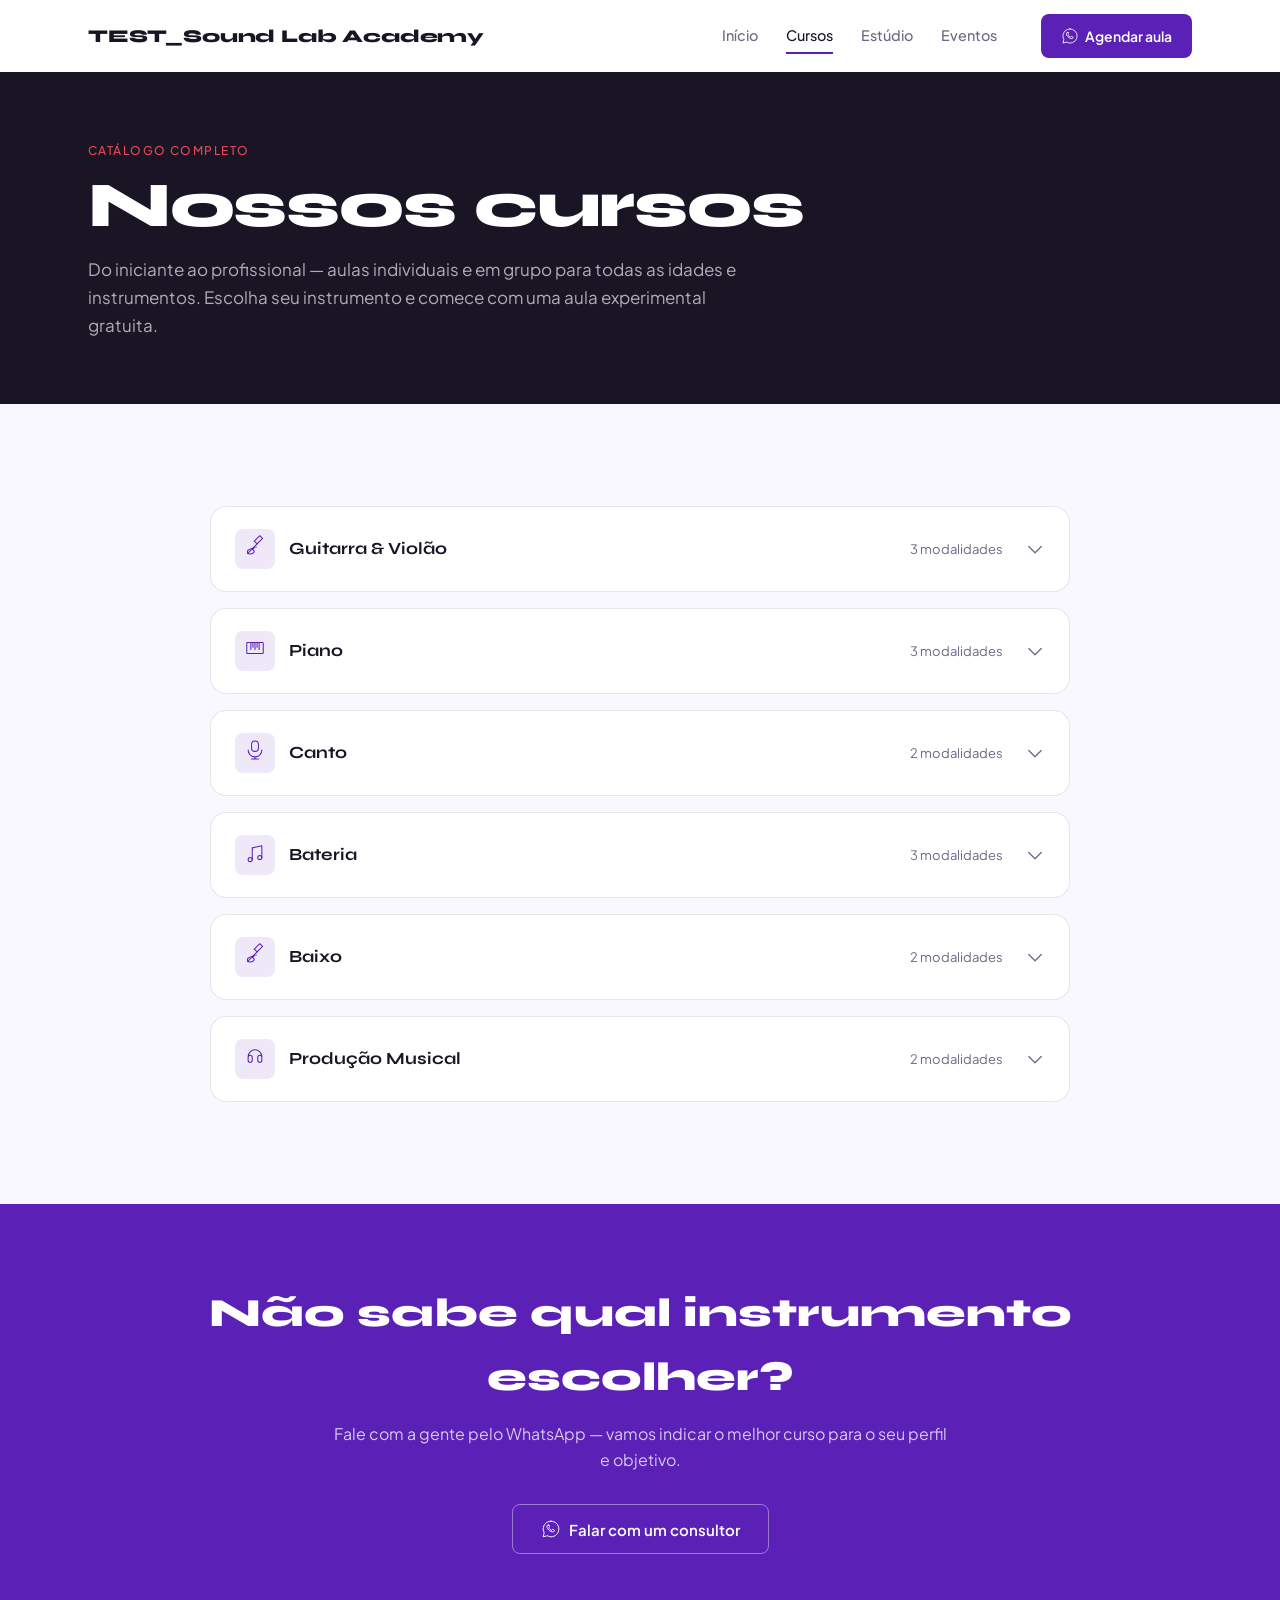
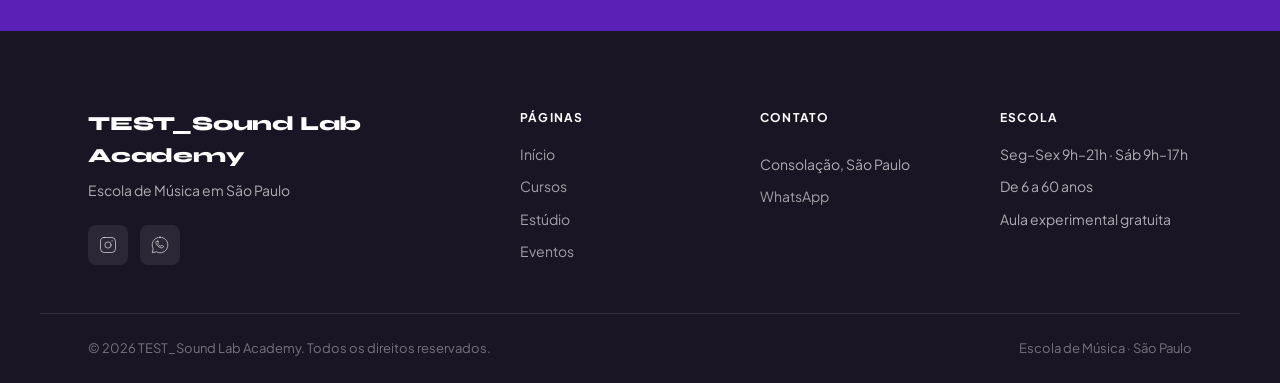
<file: cursos.html>
<!DOCTYPE html>
<html lang="pt-BR">
<head>
  <meta charset="UTF-8">
  <meta name="viewport" content="width=device-width, initial-scale=1.0">
  <title>Cursos — TEST_Sound Lab Academy</title>
  <meta name="description" content="Todos os cursos do TEST_Sound Lab Academy: guitarra, violão, piano, canto, bateria, baixo e produção musical. Aulas individuais e em grupo em São Paulo.">

  <meta property="og:type"        content="website">
  <meta property="og:title"       content="Cursos — TEST_Sound Lab Academy">
  <meta property="og:description" content="Todos os cursos de música — do iniciante ao avançado.">
  <meta property="og:image"       content="">
  <meta property="og:url"         content="https://testsoundlabacademy.com.br/cursos.html">
  <meta property="og:locale"      content="pt_BR">

  <link rel="icon" href="" type="image/png">
  <link rel="preconnect" href="https://fonts.googleapis.com">
  <link rel="preconnect" href="https://fonts.gstatic.com" crossorigin>
  <link href="https://fonts.googleapis.com/css2?family=Syne:wght@700;800&family=Plus+Jakarta+Sans:wght@400;500;600&display=swap" rel="stylesheet">
  <link rel="stylesheet" href="style.css">
<script>window.__imgFallback=function(img,label){img.onerror=null;img.alt=label||'';img.style.cssText='background:#e5e7eb;min-height:40px';img.src='data:image/svg+xml,%3Csvg xmlns%3D%22http%3A%2F%2Fwww.w3.org%2F2000%2Fsvg%22 viewBox%3D%220 0 1 1%22%3E%3C%2Fsvg%3E';};</script>
</head>
<body>

  <!-- ══════════════════════════════
       NAVBAR
  ══════════════════════════════ -->
  <nav class="navbar scrolled" id="top" aria-label="Navegação principal">
    <div class="container nav-inner">
      <a href="index.html" class="nav-logo" aria-label="TEST_Sound Lab Academy — página inicial">
        <span class="nav-logo-name">TEST_Sound Lab Academy</span>
      </a>
      <ul class="nav-links" role="list">
        <li><a href="index.html">Início</a></li>
        <li><a href="cursos.html" class="nav-active" aria-current="page">Cursos</a></li>
        <li><a href="estudio.html">Estúdio</a></li>
        <li><a href="eventos.html">Eventos</a></li>
      </ul>
      <a href="https://wa.me/?text=Olá! Gostaria de agendar uma aula experimental na TEST_Sound Lab Academy."
         class="nav-cta"
         target="_blank" rel="noopener noreferrer"
         aria-label="Agendar aula experimental pelo WhatsApp">
        <span data-icon="WhatsappLogo" aria-hidden="true"></span>
        Agendar aula
      </a>
      <button class="nav-toggle" aria-label="Abrir menu" aria-expanded="false">
        <span></span><span></span><span></span>
      </button>
    </div>
  </nav>

  <!-- ══════════════════════════════
       PAGE HEADER
  ══════════════════════════════ -->
  <header class="page-header" aria-labelledby="page-title">
    <div class="container">
      <span class="eyebrow fade-up">Catálogo completo</span>
      <h1 class="page-header-title fade-up" id="page-title">Nossos cursos</h1>
      <p class="page-header-sub fade-up">
        Do iniciante ao profissional — aulas individuais e em grupo para todas as idades e
        instrumentos. Escolha seu instrumento e comece com uma aula experimental gratuita.
      </p>
    </div>
  </header>

  <!-- ══════════════════════════════
       CURSOS — ACCORDION
  ══════════════════════════════ -->
  <section class="cursos-page" id="cursos-lista" aria-labelledby="cursos-lista-heading">
    <div class="container">
      <h2 class="visually-hidden" id="cursos-lista-heading">Lista completa de cursos</h2>
      <div class="cursos-accordion" role="list">

        <div class="course-accordion-item" role="listitem">
          <button class="course-accordion-trigger"
                  aria-expanded="false"
                  aria-controls="course-body-0">
            <div class="course-trigger-icon" aria-hidden="true">
              <span data-icon="Guitar"></span>
            </div>
            <span class="course-trigger-label">Guitarra & Violão</span>
            <span class="course-trigger-count">3 modalidades</span>
            <span class="course-trigger-chevron" aria-hidden="true">
              <span data-icon="ChevronDown"></span>
            </span>
          </button>
          <div class="course-accordion-body" id="course-body-0">
            <div class="course-accordion-inner">
              <div class="course-option">
                <div>
                  <p class="course-option-name">Aula individual 60min</p>
                  <p class="course-option-meta">Individual · A partir de 10 anos · 60 min</p>
                </div>
                <div class="course-option-price">
                  R$ 180
                  <small>por aula</small>
                </div>
              </div>
              <div class="course-option">
                <div>
                  <p class="course-option-name">Aula individual 30min</p>
                  <p class="course-option-meta">Individual · 6 a 12 anos · 30 min</p>
                </div>
                <div class="course-option-price">
                  R$ 120
                  <small>por aula</small>
                </div>
              </div>
              <div class="course-option">
                <div>
                  <p class="course-option-name">Mensalidade — 4 aulas</p>
                  <p class="course-option-meta">Individual · A partir de 10 anos · 60 min x4</p>
                </div>
                <div class="course-option-price">
                  R$ 620
                  <small>por mês</small>
                </div>
              </div>
              <div style="padding-top:0.5rem">
                <a href="https://wa.me/?text=Olá! Gostaria de agendar uma aula experimental na TEST_Sound Lab Academy."
                   class="btn btn--primary"
                   target="_blank" rel="noopener noreferrer"
                   aria-label="Agendar aula de Guitarra & Violão pelo WhatsApp">
                  <span class="btn-icon" data-icon="WhatsappLogo" aria-hidden="true"></span>
                  Agendar aula experimental
                </a>
              </div>
            </div>
          </div>
        </div>
        <div class="course-accordion-item" role="listitem">
          <button class="course-accordion-trigger"
                  aria-expanded="false"
                  aria-controls="course-body-1">
            <div class="course-trigger-icon" aria-hidden="true">
              <span data-icon="Piano"></span>
            </div>
            <span class="course-trigger-label">Piano</span>
            <span class="course-trigger-count">3 modalidades</span>
            <span class="course-trigger-chevron" aria-hidden="true">
              <span data-icon="ChevronDown"></span>
            </span>
          </button>
          <div class="course-accordion-body" id="course-body-1">
            <div class="course-accordion-inner">
              <div class="course-option">
                <div>
                  <p class="course-option-name">Aula individual 60min</p>
                  <p class="course-option-meta">Individual · A partir de 6 anos · 60 min</p>
                </div>
                <div class="course-option-price">
                  R$ 180
                  <small>por aula</small>
                </div>
              </div>
              <div class="course-option">
                <div>
                  <p class="course-option-name">Aula individual 30min</p>
                  <p class="course-option-meta">Individual · 6 a 10 anos · 30 min</p>
                </div>
                <div class="course-option-price">
                  R$ 120
                  <small>por aula</small>
                </div>
              </div>
              <div class="course-option">
                <div>
                  <p class="course-option-name">Mensalidade — 4 aulas</p>
                  <p class="course-option-meta">Individual · A partir de 6 anos · 60 min x4</p>
                </div>
                <div class="course-option-price">
                  R$ 620
                  <small>por mês</small>
                </div>
              </div>
              <div style="padding-top:0.5rem">
                <a href="https://wa.me/?text=Olá! Gostaria de agendar uma aula experimental na TEST_Sound Lab Academy."
                   class="btn btn--primary"
                   target="_blank" rel="noopener noreferrer"
                   aria-label="Agendar aula de Piano pelo WhatsApp">
                  <span class="btn-icon" data-icon="WhatsappLogo" aria-hidden="true"></span>
                  Agendar aula experimental
                </a>
              </div>
            </div>
          </div>
        </div>
        <div class="course-accordion-item" role="listitem">
          <button class="course-accordion-trigger"
                  aria-expanded="false"
                  aria-controls="course-body-2">
            <div class="course-trigger-icon" aria-hidden="true">
              <span data-icon="MicrophoneStage"></span>
            </div>
            <span class="course-trigger-label">Canto</span>
            <span class="course-trigger-count">2 modalidades</span>
            <span class="course-trigger-chevron" aria-hidden="true">
              <span data-icon="ChevronDown"></span>
            </span>
          </button>
          <div class="course-accordion-body" id="course-body-2">
            <div class="course-accordion-inner">
              <div class="course-option">
                <div>
                  <p class="course-option-name">Aula individual 60min</p>
                  <p class="course-option-meta">Individual · A partir de 12 anos · 60 min</p>
                </div>
                <div class="course-option-price">
                  R$ 200
                  <small>por aula</small>
                </div>
              </div>
              <div class="course-option">
                <div>
                  <p class="course-option-name">Mensalidade — 4 aulas</p>
                  <p class="course-option-meta">Individual · A partir de 12 anos · 60 min x4</p>
                </div>
                <div class="course-option-price">
                  R$ 680
                  <small>por mês</small>
                </div>
              </div>
              <div style="padding-top:0.5rem">
                <a href="https://wa.me/?text=Olá! Gostaria de agendar uma aula experimental na TEST_Sound Lab Academy."
                   class="btn btn--primary"
                   target="_blank" rel="noopener noreferrer"
                   aria-label="Agendar aula de Canto pelo WhatsApp">
                  <span class="btn-icon" data-icon="WhatsappLogo" aria-hidden="true"></span>
                  Agendar aula experimental
                </a>
              </div>
            </div>
          </div>
        </div>
        <div class="course-accordion-item" role="listitem">
          <button class="course-accordion-trigger"
                  aria-expanded="false"
                  aria-controls="course-body-3">
            <div class="course-trigger-icon" aria-hidden="true">
              <span data-icon="MusicNote"></span>
            </div>
            <span class="course-trigger-label">Bateria</span>
            <span class="course-trigger-count">3 modalidades</span>
            <span class="course-trigger-chevron" aria-hidden="true">
              <span data-icon="ChevronDown"></span>
            </span>
          </button>
          <div class="course-accordion-body" id="course-body-3">
            <div class="course-accordion-inner">
              <div class="course-option">
                <div>
                  <p class="course-option-name">Aula individual 60min</p>
                  <p class="course-option-meta">Individual · A partir de 10 anos · 60 min</p>
                </div>
                <div class="course-option-price">
                  R$ 180
                  <small>por aula</small>
                </div>
              </div>
              <div class="course-option">
                <div>
                  <p class="course-option-name">Aula individual 30min</p>
                  <p class="course-option-meta">Individual · 6 a 12 anos · 30 min</p>
                </div>
                <div class="course-option-price">
                  R$ 120
                  <small>por aula</small>
                </div>
              </div>
              <div class="course-option">
                <div>
                  <p class="course-option-name">Mensalidade — 4 aulas</p>
                  <p class="course-option-meta">Individual · A partir de 10 anos · 60 min x4</p>
                </div>
                <div class="course-option-price">
                  R$ 620
                  <small>por mês</small>
                </div>
              </div>
              <div style="padding-top:0.5rem">
                <a href="https://wa.me/?text=Olá! Gostaria de agendar uma aula experimental na TEST_Sound Lab Academy."
                   class="btn btn--primary"
                   target="_blank" rel="noopener noreferrer"
                   aria-label="Agendar aula de Bateria pelo WhatsApp">
                  <span class="btn-icon" data-icon="WhatsappLogo" aria-hidden="true"></span>
                  Agendar aula experimental
                </a>
              </div>
            </div>
          </div>
        </div>
        <div class="course-accordion-item" role="listitem">
          <button class="course-accordion-trigger"
                  aria-expanded="false"
                  aria-controls="course-body-4">
            <div class="course-trigger-icon" aria-hidden="true">
              <span data-icon="Guitar"></span>
            </div>
            <span class="course-trigger-label">Baixo</span>
            <span class="course-trigger-count">2 modalidades</span>
            <span class="course-trigger-chevron" aria-hidden="true">
              <span data-icon="ChevronDown"></span>
            </span>
          </button>
          <div class="course-accordion-body" id="course-body-4">
            <div class="course-accordion-inner">
              <div class="course-option">
                <div>
                  <p class="course-option-name">Aula individual 60min</p>
                  <p class="course-option-meta">Individual · A partir de 12 anos · 60 min</p>
                </div>
                <div class="course-option-price">
                  R$ 170
                  <small>por aula</small>
                </div>
              </div>
              <div class="course-option">
                <div>
                  <p class="course-option-name">Mensalidade — 4 aulas</p>
                  <p class="course-option-meta">Individual · A partir de 12 anos · 60 min x4</p>
                </div>
                <div class="course-option-price">
                  R$ 580
                  <small>por mês</small>
                </div>
              </div>
              <div style="padding-top:0.5rem">
                <a href="https://wa.me/?text=Olá! Gostaria de agendar uma aula experimental na TEST_Sound Lab Academy."
                   class="btn btn--primary"
                   target="_blank" rel="noopener noreferrer"
                   aria-label="Agendar aula de Baixo pelo WhatsApp">
                  <span class="btn-icon" data-icon="WhatsappLogo" aria-hidden="true"></span>
                  Agendar aula experimental
                </a>
              </div>
            </div>
          </div>
        </div>
        <div class="course-accordion-item" role="listitem">
          <button class="course-accordion-trigger"
                  aria-expanded="false"
                  aria-controls="course-body-5">
            <div class="course-trigger-icon" aria-hidden="true">
              <span data-icon="Headphones"></span>
            </div>
            <span class="course-trigger-label">Produção Musical</span>
            <span class="course-trigger-count">2 modalidades</span>
            <span class="course-trigger-chevron" aria-hidden="true">
              <span data-icon="ChevronDown"></span>
            </span>
          </button>
          <div class="course-accordion-body" id="course-body-5">
            <div class="course-accordion-inner">
              <div class="course-option">
                <div>
                  <p class="course-option-name">Aula individual 60min</p>
                  <p class="course-option-meta">Individual · A partir de 14 anos · 60 min</p>
                </div>
                <div class="course-option-price">
                  R$ 220
                  <small>por aula</small>
                </div>
              </div>
              <div class="course-option">
                <div>
                  <p class="course-option-name">Mensalidade — 4 aulas</p>
                  <p class="course-option-meta">Individual · A partir de 14 anos · 60 min x4</p>
                </div>
                <div class="course-option-price">
                  R$ 760
                  <small>por mês</small>
                </div>
              </div>
              <div style="padding-top:0.5rem">
                <a href="https://wa.me/?text=Olá! Gostaria de agendar uma aula experimental na TEST_Sound Lab Academy."
                   class="btn btn--primary"
                   target="_blank" rel="noopener noreferrer"
                   aria-label="Agendar aula de Produção Musical pelo WhatsApp">
                  <span class="btn-icon" data-icon="WhatsappLogo" aria-hidden="true"></span>
                  Agendar aula experimental
                </a>
              </div>
            </div>
          </div>
        </div>

      </div>
    </div>
  </section>

  <!-- ══════════════════════════════
       CTA BAND
  ══════════════════════════════ -->
  <section class="cta-band" aria-labelledby="cta-band-heading">
    <div class="container">
      <h2 class="cta-band-headline fade-up" id="cta-band-heading">
        Não sabe qual instrumento escolher?
      </h2>
      <p class="cta-band-sub fade-up">
        Fale com a gente pelo WhatsApp — vamos indicar o melhor curso para o seu perfil e objetivo.
      </p>
      <a href="https://wa.me/?text=Olá! Gostaria de agendar uma aula experimental na TEST_Sound Lab Academy."
         class="btn btn--ghost fade-up"
         target="_blank" rel="noopener noreferrer"
         aria-label="Falar com um consultor pelo WhatsApp">
        <span class="btn-icon" data-icon="WhatsappLogo" aria-hidden="true"></span>
        Falar com um consultor
      </a>
    </div>
  </section>

  <!-- ══════════════════════════════
       FOOTER
  ══════════════════════════════ -->
  <footer class="footer" aria-label="Rodapé do site">
    <div class="container footer-grid">

      <div class="footer-col footer-col--brand">
        <p class="footer-logo">TEST_Sound Lab Academy</p>
        <p class="footer-tagline">Escola de Música em São Paulo</p>
        <div class="footer-social">
          <a href="https://www.instagram.com/testsoundlabacademy"
             target="_blank" rel="noopener noreferrer"
             aria-label="Instagram — @testsoundlabacademy">
            <span data-icon="InstagramLogo" aria-hidden="true"></span>
          </a>
          <a href="https://wa.me/"
             target="_blank" rel="noopener noreferrer"
             aria-label="WhatsApp">
            <span data-icon="WhatsappLogo" aria-hidden="true"></span>
          </a>
        </div>
      </div>

      <div class="footer-col">
        <p class="footer-col-title">Páginas</p>
        <ul class="footer-list" role="list">
          <li><a href="index.html"    class="footer-link">Início</a></li>
          <li><a href="cursos.html"   class="footer-link">Cursos</a></li>
          <li><a href="estudio.html"  class="footer-link">Estúdio</a></li>
          <li><a href="eventos.html"  class="footer-link">Eventos</a></li>
        </ul>
      </div>

      <div class="footer-col">
        <p class="footer-col-title">Contato</p>
        <ul class="footer-list" role="list">
          <li></li>
          <li>Consolação, São Paulo</li>
          <li>
            <a href="https://wa.me/" class="footer-link"
               target="_blank" rel="noopener noreferrer">WhatsApp</a>
          </li>
        </ul>
      </div>

      <div class="footer-col">
        <p class="footer-col-title">Escola</p>
        <ul class="footer-list" role="list">
          <li>Seg–Sex 9h–21h · Sáb 9h–17h</li>
          <li>De 6 a 60 anos</li>
          <li>Aula experimental gratuita</li>
        </ul>
      </div>

    </div>
    <div class="container footer-bottom">
      <span class="footer-copy">
        &copy; <span data-year>2026</span> TEST_Sound Lab Academy. Todos os direitos reservados.
      </span>
      <span class="footer-note">Escola de Música · São Paulo</span>
    </div>
  </footer>

  <style>
    .visually-hidden {
      position: absolute; width: 1px; height: 1px;
      padding: 0; margin: -1px; overflow: hidden;
      clip: rect(0,0,0,0); white-space: nowrap; border: 0;
    }
  </style>

  <script src="script.js"></script>
</body>
</html>
</file>
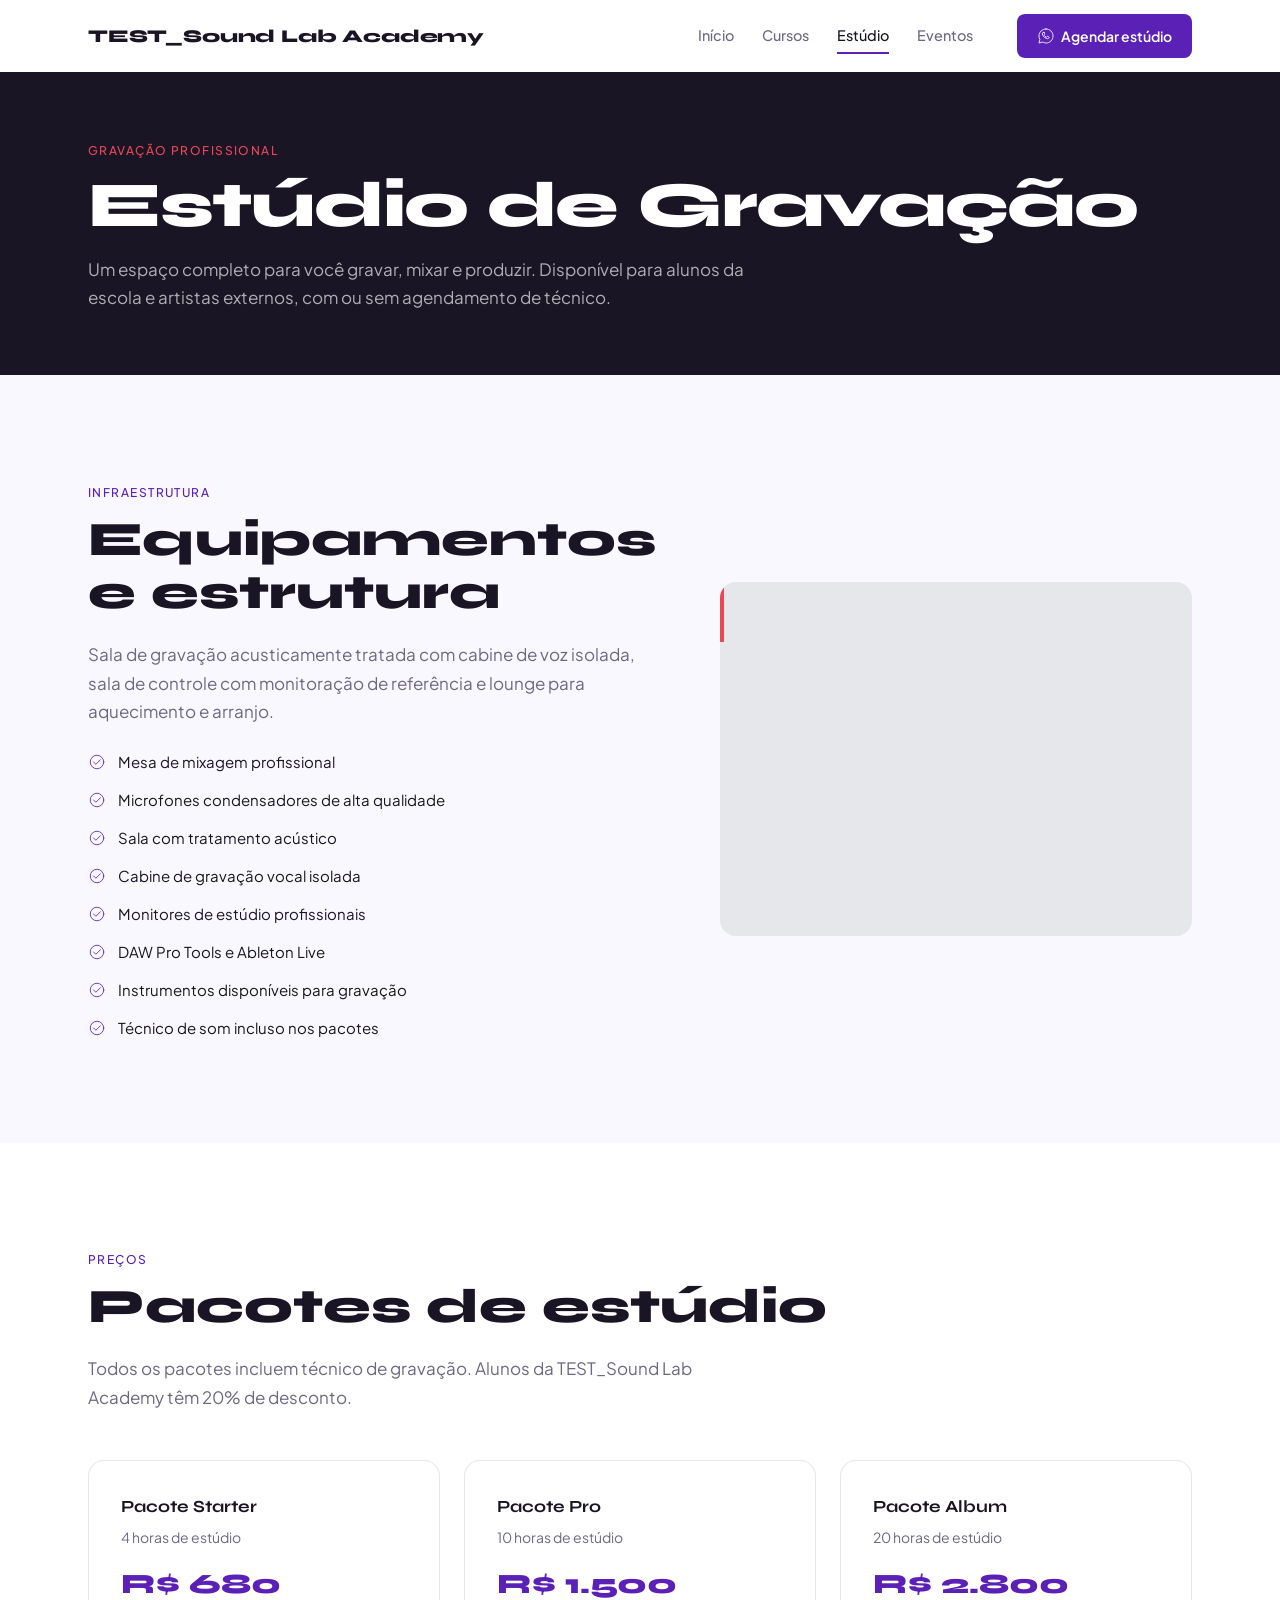
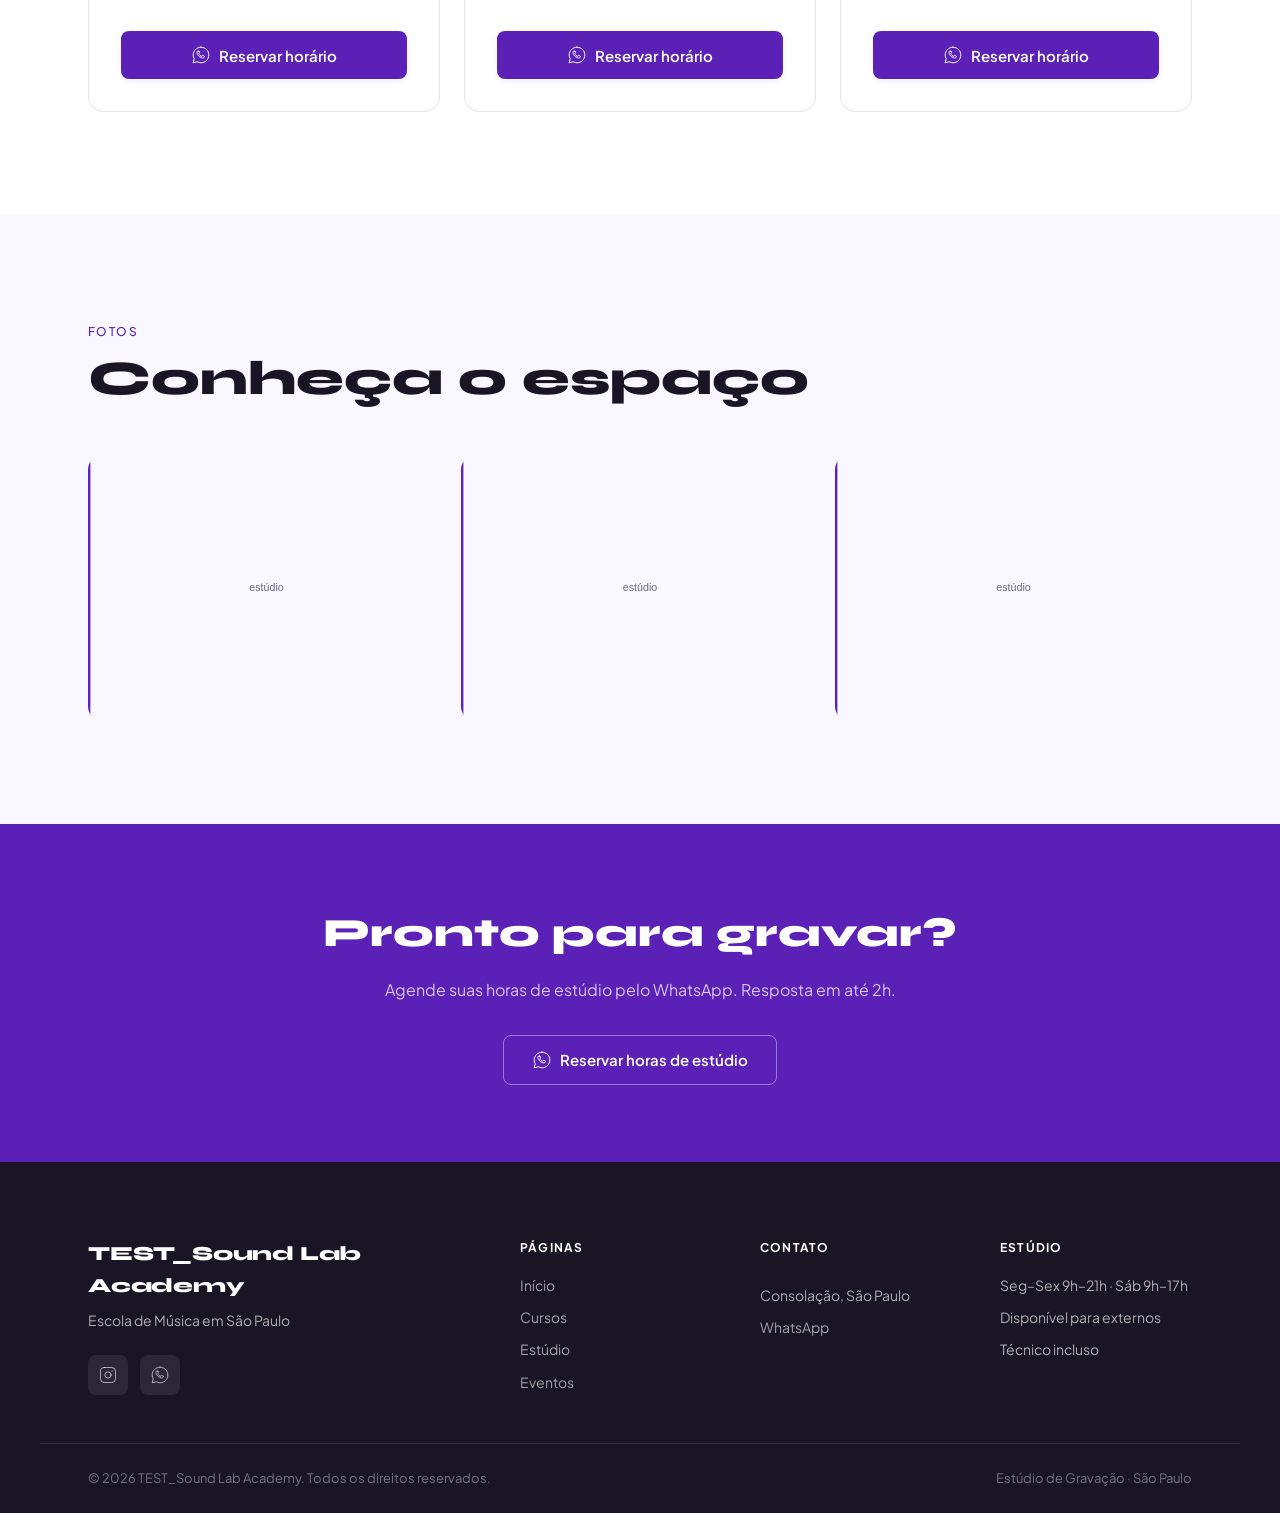
<file: estudio.html>
<!DOCTYPE html>
<html lang="pt-BR">
<head>
  <meta charset="UTF-8">
  <meta name="viewport" content="width=device-width, initial-scale=1.0">
  <title>Estúdio de Gravação — TEST_Sound Lab Academy</title>
  <meta name="description" content="Estúdio de gravação profissional do TEST_Sound Lab Academy em São Paulo. Equipamentos premium, sala acusticamente tratada, técnico especializado. Reserve suas horas de estúdio.">

  <meta property="og:type"        content="website">
  <meta property="og:title"       content="Estúdio de Gravação — TEST_Sound Lab Academy">
  <meta property="og:description" content="Grave suas músicas em estúdio profissional em São Paulo.">
  <meta property="og:image"       content="">
  <meta property="og:url"         content="https://testsoundlabacademy.com.br/estudio.html">
  <meta property="og:locale"      content="pt_BR">

  <link rel="icon" href="" type="image/png">
  <link rel="preconnect" href="https://fonts.googleapis.com">
  <link rel="preconnect" href="https://fonts.gstatic.com" crossorigin>
  <link href="https://fonts.googleapis.com/css2?family=Syne:wght@700;800&family=Plus+Jakarta+Sans:wght@400;500;600&display=swap" rel="stylesheet">
  <link rel="stylesheet" href="style.css">
<script>window.__imgFallback=function(img,label){img.onerror=null;img.alt=label||'';img.style.cssText='background:#e5e7eb;min-height:40px';img.src='data:image/svg+xml,%3Csvg xmlns%3D%22http%3A%2F%2Fwww.w3.org%2F2000%2Fsvg%22 viewBox%3D%220 0 1 1%22%3E%3C%2Fsvg%3E';};</script>
</head>
<body>

  <!-- ══════════════════════════════
       NAVBAR
  ══════════════════════════════ -->
  <nav class="navbar scrolled" id="top" aria-label="Navegação principal">
    <div class="container nav-inner">
      <a href="index.html" class="nav-logo" aria-label="TEST_Sound Lab Academy — página inicial">
        <span class="nav-logo-name">TEST_Sound Lab Academy</span>
      </a>
      <ul class="nav-links" role="list">
        <li><a href="index.html">Início</a></li>
        <li><a href="cursos.html">Cursos</a></li>
        <li><a href="estudio.html" class="nav-active" aria-current="page">Estúdio</a></li>
        <li><a href="eventos.html">Eventos</a></li>
      </ul>
      <a href="https://wa.me/?text=Olá! Gostaria de agendar uma aula experimental na TEST_Sound Lab Academy."
         class="nav-cta"
         target="_blank" rel="noopener noreferrer"
         aria-label="Agendar horário no estúdio pelo WhatsApp">
        <span data-icon="WhatsappLogo" aria-hidden="true"></span>
        Agendar estúdio
      </a>
      <button class="nav-toggle" aria-label="Abrir menu" aria-expanded="false">
        <span></span><span></span><span></span>
      </button>
    </div>
  </nav>

  <!-- ══════════════════════════════
       PAGE HEADER
  ══════════════════════════════ -->
  <header class="page-header" aria-labelledby="page-title">
    <div class="container">
      <span class="eyebrow fade-up">Gravação profissional</span>
      <h1 class="page-header-title fade-up" id="page-title">Estúdio de Gravação</h1>
      <p class="page-header-sub fade-up">
        Um espaço completo para você gravar, mixar e produzir. Disponível para alunos da escola
        e artistas externos, com ou sem agendamento de técnico.
      </p>
    </div>
  </header>

  <!-- ══════════════════════════════
       EQUIPAMENTOS E ESTRUTURA
  ══════════════════════════════ -->
  <section class="estudio-page-section" id="equipamentos" aria-labelledby="equip-heading">
    <div class="container estudio-equipamentos-grid">
      <div>
        <span class="eyebrow fade-up">Infraestrutura</span>
        <h2 class="section-heading fade-up" id="equip-heading">Equipamentos e estrutura</h2>
        <p class="section-sub fade-up">
          Sala de gravação acusticamente tratada com cabine de voz isolada, sala de controle
          com monitoração de referência e lounge para aquecimento e arranjo.
        </p>
        <ul class="equipamento-list fade-up" aria-label="Lista de equipamentos">
          <li class="equipamento-item">
            <span data-icon="CheckCircle" aria-hidden="true"></span>
            Mesa de mixagem profissional
          </li>
          <li class="equipamento-item">
            <span data-icon="CheckCircle" aria-hidden="true"></span>
            Microfones condensadores de alta qualidade
          </li>
          <li class="equipamento-item">
            <span data-icon="CheckCircle" aria-hidden="true"></span>
            Sala com tratamento acústico
          </li>
          <li class="equipamento-item">
            <span data-icon="CheckCircle" aria-hidden="true"></span>
            Cabine de gravação vocal isolada
          </li>
          <li class="equipamento-item">
            <span data-icon="CheckCircle" aria-hidden="true"></span>
            Monitores de estúdio profissionais
          </li>
          <li class="equipamento-item">
            <span data-icon="CheckCircle" aria-hidden="true"></span>
            DAW Pro Tools e Ableton Live
          </li>
          <li class="equipamento-item">
            <span data-icon="CheckCircle" aria-hidden="true"></span>
            Instrumentos disponíveis para gravação
          </li>
          <li class="equipamento-item">
            <span data-icon="CheckCircle" aria-hidden="true"></span>
            Técnico de som incluso nos pacotes
          </li>
        </ul>
      </div>
      <div class="estudio-image-wrap img-fallback fade-up" style="border-radius:16px;overflow:hidden;aspect-ratio:4/3">
        <img src=""
             alt="Sala de controle do estúdio — TEST_Sound Lab Academy"
             loading="lazy"
             width="800" height="600"
             onerror="window.__imgFallback(this, 'estúdio')">
      </div>
    </div>
  </section>

  <!-- ══════════════════════════════
       PACOTES DE HORAS
  ══════════════════════════════ -->
  <section class="estudio-page-section" id="pacotes" aria-labelledby="pacotes-heading">
    <div class="container">
      <span class="eyebrow fade-up">Preços</span>
      <h2 class="section-heading fade-up" id="pacotes-heading">Pacotes de estúdio</h2>
      <p class="section-sub fade-up">
        Todos os pacotes incluem técnico de gravação. Alunos da TEST_Sound Lab Academy têm 20% de desconto.
      </p>
      <div class="estudio-pacotes-grid" role="list">
        <article class="pacote-card stagger-card" role="listitem">
          <p class="pacote-name">Pacote Starter</p>
          <p class="pacote-hours">4 horas de estúdio</p>
          <p class="pacote-price">R$ 680</p>
          <div style="margin-top:1.5rem">
            <a href="https://wa.me/?text=Olá! Gostaria de agendar uma aula experimental na TEST_Sound Lab Academy."
               class="btn btn--primary"
               target="_blank" rel="noopener noreferrer"
               style="width:100%;justify-content:center"
               aria-label="Reservar pacote Pacote Starter pelo WhatsApp">
              <span class="btn-icon" data-icon="WhatsappLogo" aria-hidden="true"></span>
              Reservar horário
            </a>
          </div>
        </article>
        <article class="pacote-card stagger-card" role="listitem">
          <p class="pacote-name">Pacote Pro</p>
          <p class="pacote-hours">10 horas de estúdio</p>
          <p class="pacote-price">R$ 1.500</p>
          <div style="margin-top:1.5rem">
            <a href="https://wa.me/?text=Olá! Gostaria de agendar uma aula experimental na TEST_Sound Lab Academy."
               class="btn btn--primary"
               target="_blank" rel="noopener noreferrer"
               style="width:100%;justify-content:center"
               aria-label="Reservar pacote Pacote Pro pelo WhatsApp">
              <span class="btn-icon" data-icon="WhatsappLogo" aria-hidden="true"></span>
              Reservar horário
            </a>
          </div>
        </article>
        <article class="pacote-card stagger-card" role="listitem">
          <p class="pacote-name">Pacote Album</p>
          <p class="pacote-hours">20 horas de estúdio</p>
          <p class="pacote-price">R$ 2.800</p>
          <div style="margin-top:1.5rem">
            <a href="https://wa.me/?text=Olá! Gostaria de agendar uma aula experimental na TEST_Sound Lab Academy."
               class="btn btn--primary"
               target="_blank" rel="noopener noreferrer"
               style="width:100%;justify-content:center"
               aria-label="Reservar pacote Pacote Album pelo WhatsApp">
              <span class="btn-icon" data-icon="WhatsappLogo" aria-hidden="true"></span>
              Reservar horário
            </a>
          </div>
        </article>
      </div>
    </div>
  </section>

  <!-- ══════════════════════════════
       GALERIA
  ══════════════════════════════ -->
  <section class="estudio-page-section" id="galeria-estudio" aria-labelledby="galeria-estudio-heading">
    <div class="container">
      <span class="eyebrow fade-up">Fotos</span>
      <h2 class="section-heading fade-up" id="galeria-estudio-heading">Conheça o espaço</h2>
      <div class="estudio-gallery" role="list">
        <figure class="estudio-gallery-item stagger-card img-fallback" role="listitem">
          <img src="https://8ispuxmgjxgu2r5q.public.blob.vercel-storage.com/stock-photos/scuole/ambiente/scuole-ambiente-19.webp"
               alt="Sala de controle do estúdio"
               loading="lazy"
               width="400" height="300"
               onerror="window.__imgFallback(this, 'estúdio')">
        </figure>
        <figure class="estudio-gallery-item stagger-card img-fallback" role="listitem">
          <img src="https://8ispuxmgjxgu2r5q.public.blob.vercel-storage.com/stock-photos/scuole/detalhe/scuole-detalhe-11.webp"
               alt="Cabine de gravação vocal"
               loading="lazy"
               width="400" height="300"
               onerror="window.__imgFallback(this, 'estúdio')">
        </figure>
        <figure class="estudio-gallery-item stagger-card img-fallback" role="listitem">
          <img src="https://8ispuxmgjxgu2r5q.public.blob.vercel-storage.com/stock-photos/scuole/equipe/scuole-equipe-09.webp"
               alt="Sessão de gravação em andamento"
               loading="lazy"
               width="400" height="300"
               onerror="window.__imgFallback(this, 'estúdio')">
        </figure>
      </div>
    </div>
  </section>

  <!-- ══════════════════════════════
       CTA BAND
  ══════════════════════════════ -->
  <section class="cta-band" aria-labelledby="cta-band-heading">
    <div class="container">
      <h2 class="cta-band-headline fade-up" id="cta-band-heading">
        Pronto para gravar?
      </h2>
      <p class="cta-band-sub fade-up">
        Agende suas horas de estúdio pelo WhatsApp. Resposta em até 2h.
      </p>
      <a href="https://wa.me/?text=Olá! Gostaria de agendar uma aula experimental na TEST_Sound Lab Academy."
         class="btn btn--ghost fade-up"
         target="_blank" rel="noopener noreferrer"
         aria-label="Reservar horas de estúdio pelo WhatsApp">
        <span class="btn-icon" data-icon="WhatsappLogo" aria-hidden="true"></span>
        Reservar horas de estúdio
      </a>
    </div>
  </section>

  <!-- ══════════════════════════════
       FOOTER
  ══════════════════════════════ -->
  <footer class="footer" aria-label="Rodapé do site">
    <div class="container footer-grid">

      <div class="footer-col footer-col--brand">
        <p class="footer-logo">TEST_Sound Lab Academy</p>
        <p class="footer-tagline">Escola de Música em São Paulo</p>
        <div class="footer-social">
          <a href="https://www.instagram.com/testsoundlabacademy"
             target="_blank" rel="noopener noreferrer"
             aria-label="Instagram — @testsoundlabacademy">
            <span data-icon="InstagramLogo" aria-hidden="true"></span>
          </a>
          <a href="https://wa.me/"
             target="_blank" rel="noopener noreferrer"
             aria-label="WhatsApp">
            <span data-icon="WhatsappLogo" aria-hidden="true"></span>
          </a>
        </div>
      </div>

      <div class="footer-col">
        <p class="footer-col-title">Páginas</p>
        <ul class="footer-list" role="list">
          <li><a href="index.html"    class="footer-link">Início</a></li>
          <li><a href="cursos.html"   class="footer-link">Cursos</a></li>
          <li><a href="estudio.html"  class="footer-link">Estúdio</a></li>
          <li><a href="eventos.html"  class="footer-link">Eventos</a></li>
        </ul>
      </div>

      <div class="footer-col">
        <p class="footer-col-title">Contato</p>
        <ul class="footer-list" role="list">
          <li></li>
          <li>Consolação, São Paulo</li>
          <li>
            <a href="https://wa.me/" class="footer-link"
               target="_blank" rel="noopener noreferrer">WhatsApp</a>
          </li>
        </ul>
      </div>

      <div class="footer-col">
        <p class="footer-col-title">Estúdio</p>
        <ul class="footer-list" role="list">
          <li>Seg–Sex 9h–21h · Sáb 9h–17h</li>
          <li>Disponível para externos</li>
          <li>Técnico incluso</li>
        </ul>
      </div>

    </div>
    <div class="container footer-bottom">
      <span class="footer-copy">
        &copy; <span data-year>2026</span> TEST_Sound Lab Academy. Todos os direitos reservados.
      </span>
      <span class="footer-note">Estúdio de Gravação · São Paulo</span>
    </div>
  </footer>

  <script src="script.js"></script>
</body>
</html>
</file>
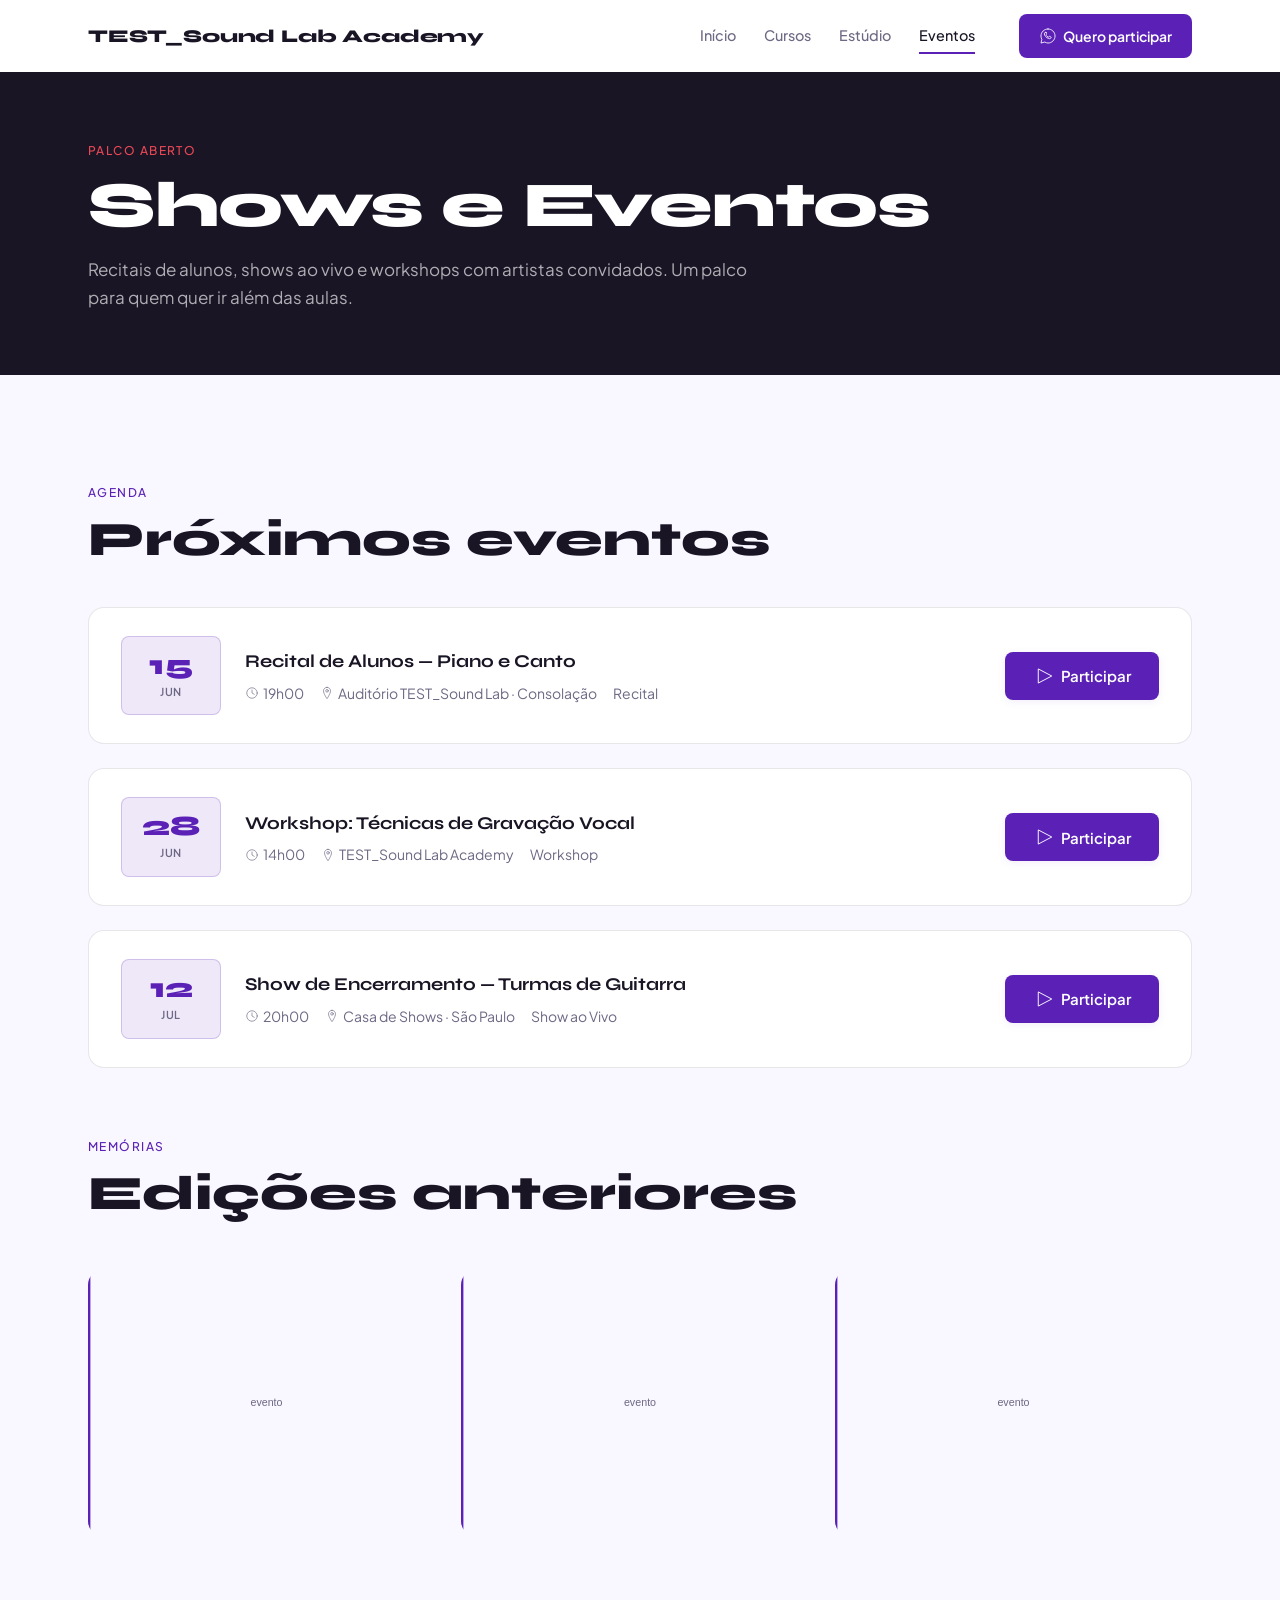
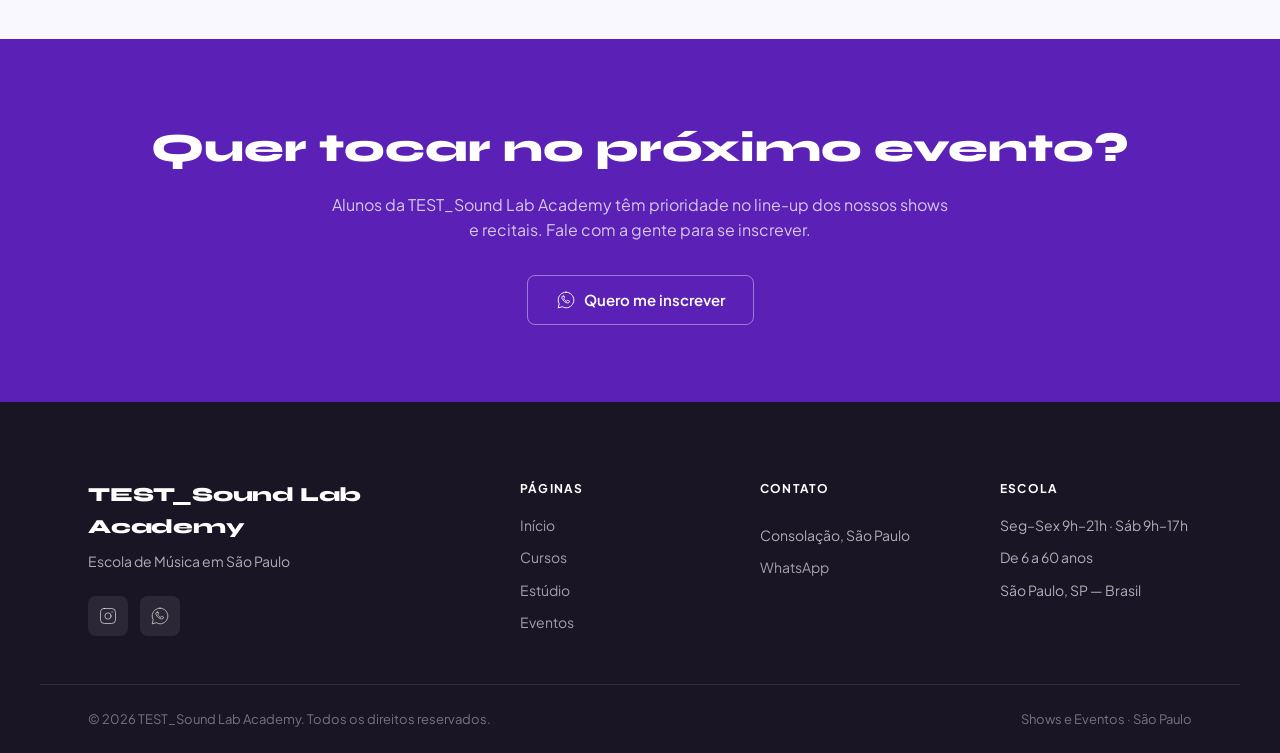
<file: eventos.html>
<!DOCTYPE html>
<html lang="pt-BR">
<head>
  <meta charset="UTF-8">
  <meta name="viewport" content="width=device-width, initial-scale=1.0">
  <title>Shows e Eventos — TEST_Sound Lab Academy</title>
  <meta name="description" content="Shows, recitais e eventos ao vivo do TEST_Sound Lab Academy em São Paulo. Próximos eventos e galeria de edições passadas.">

  <meta property="og:type"        content="website">
  <meta property="og:title"       content="Shows e Eventos — TEST_Sound Lab Academy">
  <meta property="og:description" content="Próximos shows e eventos ao vivo — TEST_Sound Lab Academy, São Paulo.">
  <meta property="og:image"       content="">
  <meta property="og:url"         content="https://testsoundlabacademy.com.br/eventos.html">
  <meta property="og:locale"      content="pt_BR">

  <link rel="icon" href="" type="image/png">
  <link rel="preconnect" href="https://fonts.googleapis.com">
  <link rel="preconnect" href="https://fonts.gstatic.com" crossorigin>
  <link href="https://fonts.googleapis.com/css2?family=Syne:wght@700;800&family=Plus+Jakarta+Sans:wght@400;500;600&display=swap" rel="stylesheet">
  <link rel="stylesheet" href="style.css">
<script>window.__imgFallback=function(img,label){img.onerror=null;img.alt=label||'';img.style.cssText='background:#e5e7eb;min-height:40px';img.src='data:image/svg+xml,%3Csvg xmlns%3D%22http%3A%2F%2Fwww.w3.org%2F2000%2Fsvg%22 viewBox%3D%220 0 1 1%22%3E%3C%2Fsvg%3E';};</script>
</head>
<body>

  <!-- ══════════════════════════════
       NAVBAR
  ══════════════════════════════ -->
  <nav class="navbar scrolled" id="top" aria-label="Navegação principal">
    <div class="container nav-inner">
      <a href="index.html" class="nav-logo" aria-label="TEST_Sound Lab Academy — página inicial">
        <span class="nav-logo-name">TEST_Sound Lab Academy</span>
      </a>
      <ul class="nav-links" role="list">
        <li><a href="index.html">Início</a></li>
        <li><a href="cursos.html">Cursos</a></li>
        <li><a href="estudio.html">Estúdio</a></li>
        <li><a href="eventos.html" class="nav-active" aria-current="page">Eventos</a></li>
      </ul>
      <a href="https://wa.me/?text=Olá! Gostaria de agendar uma aula experimental na TEST_Sound Lab Academy."
         class="nav-cta"
         target="_blank" rel="noopener noreferrer"
         aria-label="Participar de evento pelo WhatsApp">
        <span data-icon="WhatsappLogo" aria-hidden="true"></span>
        Quero participar
      </a>
      <button class="nav-toggle" aria-label="Abrir menu" aria-expanded="false">
        <span></span><span></span><span></span>
      </button>
    </div>
  </nav>

  <!-- ══════════════════════════════
       PAGE HEADER
  ══════════════════════════════ -->
  <header class="page-header" aria-labelledby="page-title">
    <div class="container">
      <span class="eyebrow fade-up">Palco aberto</span>
      <h1 class="page-header-title fade-up" id="page-title">Shows e Eventos</h1>
      <p class="page-header-sub fade-up">
        Recitais de alunos, shows ao vivo e workshops com artistas convidados.
        Um palco para quem quer ir além das aulas.
      </p>
    </div>
  </header>

  <!-- ══════════════════════════════
       PRÓXIMOS EVENTOS
  ══════════════════════════════ -->
  <section class="eventos-page" id="proximos-eventos" aria-labelledby="proximos-heading">
    <div class="container">
      <span class="eyebrow fade-up">Agenda</span>
      <h2 class="section-heading fade-up" id="proximos-heading" style="margin-bottom:2.5rem">Próximos eventos</h2>
      <div class="eventos-list" role="list">

        <article class="evento-card stagger-card" role="listitem">
          <div class="evento-date-box" aria-label="Data: 15 de Jun">
            <p class="evento-day">15</p>
            <p class="evento-month">Jun</p>
          </div>
          <div>
            <h3 class="evento-name">Recital de Alunos — Piano e Canto</h3>
            <div class="evento-meta">
              <span>
                <svg viewBox="0 0 256 256" fill="none" stroke="currentColor" stroke-width="12" stroke-linecap="round" stroke-linejoin="round" aria-hidden="true"><circle cx="128" cy="128" r="96"/><path d="M128 72v56l40 24"/></svg>
                19h00
              </span>
              <span>
                <svg viewBox="0 0 256 256" fill="none" stroke="currentColor" stroke-width="12" stroke-linecap="round" stroke-linejoin="round" aria-hidden="true"><path d="M128 24C93.1 24 64 53.1 64 88c0 53 64 144 64 144s64-91 64-144c0-34.9-29.1-64-64-64z"/><circle cx="128" cy="88" r="24"/></svg>
                Auditório TEST_Sound Lab · Consolação
              </span>
              <span>Recital</span>
            </div>
          </div>
          <a href="https://wa.me/?text=Olá! Gostaria de agendar uma aula experimental na TEST_Sound Lab Academy."
             class="btn btn--primary"
             target="_blank" rel="noopener noreferrer"
             aria-label="Confirmar presença em Recital de Alunos — Piano e Canto pelo WhatsApp">
            <span class="btn-icon" data-icon="Play" aria-hidden="true"></span>
            Participar
          </a>
        </article>
        <article class="evento-card stagger-card" role="listitem">
          <div class="evento-date-box" aria-label="Data: 28 de Jun">
            <p class="evento-day">28</p>
            <p class="evento-month">Jun</p>
          </div>
          <div>
            <h3 class="evento-name">Workshop: Técnicas de Gravação Vocal</h3>
            <div class="evento-meta">
              <span>
                <svg viewBox="0 0 256 256" fill="none" stroke="currentColor" stroke-width="12" stroke-linecap="round" stroke-linejoin="round" aria-hidden="true"><circle cx="128" cy="128" r="96"/><path d="M128 72v56l40 24"/></svg>
                14h00
              </span>
              <span>
                <svg viewBox="0 0 256 256" fill="none" stroke="currentColor" stroke-width="12" stroke-linecap="round" stroke-linejoin="round" aria-hidden="true"><path d="M128 24C93.1 24 64 53.1 64 88c0 53 64 144 64 144s64-91 64-144c0-34.9-29.1-64-64-64z"/><circle cx="128" cy="88" r="24"/></svg>
                TEST_Sound Lab Academy
              </span>
              <span>Workshop</span>
            </div>
          </div>
          <a href="https://wa.me/?text=Olá! Gostaria de agendar uma aula experimental na TEST_Sound Lab Academy."
             class="btn btn--primary"
             target="_blank" rel="noopener noreferrer"
             aria-label="Confirmar presença em Workshop: Técnicas de Gravação Vocal pelo WhatsApp">
            <span class="btn-icon" data-icon="Play" aria-hidden="true"></span>
            Participar
          </a>
        </article>
        <article class="evento-card stagger-card" role="listitem">
          <div class="evento-date-box" aria-label="Data: 12 de Jul">
            <p class="evento-day">12</p>
            <p class="evento-month">Jul</p>
          </div>
          <div>
            <h3 class="evento-name">Show de Encerramento — Turmas de Guitarra</h3>
            <div class="evento-meta">
              <span>
                <svg viewBox="0 0 256 256" fill="none" stroke="currentColor" stroke-width="12" stroke-linecap="round" stroke-linejoin="round" aria-hidden="true"><circle cx="128" cy="128" r="96"/><path d="M128 72v56l40 24"/></svg>
                20h00
              </span>
              <span>
                <svg viewBox="0 0 256 256" fill="none" stroke="currentColor" stroke-width="12" stroke-linecap="round" stroke-linejoin="round" aria-hidden="true"><path d="M128 24C93.1 24 64 53.1 64 88c0 53 64 144 64 144s64-91 64-144c0-34.9-29.1-64-64-64z"/><circle cx="128" cy="88" r="24"/></svg>
                Casa de Shows · São Paulo
              </span>
              <span>Show ao Vivo</span>
            </div>
          </div>
          <a href="https://wa.me/?text=Olá! Gostaria de agendar uma aula experimental na TEST_Sound Lab Academy."
             class="btn btn--primary"
             target="_blank" rel="noopener noreferrer"
             aria-label="Confirmar presença em Show de Encerramento — Turmas de Guitarra pelo WhatsApp">
            <span class="btn-icon" data-icon="Play" aria-hidden="true"></span>
            Participar
          </a>
        </article>

      </div>

      <!-- ══════════════════════════════
           GALERIA EVENTOS PASSADOS
      ══════════════════════════════ -->
      <div style="margin-top:4rem">
        <span class="eyebrow fade-up">Memórias</span>
        <h2 class="section-heading fade-up" style="margin-bottom:2rem">Edições anteriores</h2>
        <div class="eventos-gallery" role="list">
          <figure class="eventos-gallery-item stagger-card img-fallback" role="listitem">
            <img src="https://8ispuxmgjxgu2r5q.public.blob.vercel-storage.com/stock-photos/scuole/ambiente/scuole-ambiente-06.webp"
                 alt="Recital de alunos no palco"
                 loading="lazy"
                 width="400" height="300"
                 onerror="window.__imgFallback(this, 'evento')">
          </figure>
          <figure class="eventos-gallery-item stagger-card img-fallback" role="listitem">
            <img src="https://8ispuxmgjxgu2r5q.public.blob.vercel-storage.com/stock-photos/scuole/detalhe/scuole-detalhe-14.webp"
                 alt="Show de encerramento do semestre"
                 loading="lazy"
                 width="400" height="300"
                 onerror="window.__imgFallback(this, 'evento')">
          </figure>
          <figure class="eventos-gallery-item stagger-card img-fallback" role="listitem">
            <img src="https://8ispuxmgjxgu2r5q.public.blob.vercel-storage.com/stock-photos/scuole/equipe/scuole-equipe-07.webp"
                 alt="Workshop de música"
                 loading="lazy"
                 width="400" height="300"
                 onerror="window.__imgFallback(this, 'evento')">
          </figure>
        </div>
      </div>
    </div>
  </section>

  <!-- ══════════════════════════════
       CTA BAND
  ══════════════════════════════ -->
  <section class="cta-band" aria-labelledby="cta-band-heading">
    <div class="container">
      <h2 class="cta-band-headline fade-up" id="cta-band-heading">
        Quer tocar no próximo evento?
      </h2>
      <p class="cta-band-sub fade-up">
        Alunos da TEST_Sound Lab Academy têm prioridade no line-up dos nossos shows e recitais.
        Fale com a gente para se inscrever.
      </p>
      <a href="https://wa.me/?text=Olá! Gostaria de agendar uma aula experimental na TEST_Sound Lab Academy."
         class="btn btn--ghost fade-up"
         target="_blank" rel="noopener noreferrer"
         aria-label="Se inscrever para eventos pelo WhatsApp">
        <span class="btn-icon" data-icon="WhatsappLogo" aria-hidden="true"></span>
        Quero me inscrever
      </a>
    </div>
  </section>

  <!-- ══════════════════════════════
       FOOTER
  ══════════════════════════════ -->
  <footer class="footer" aria-label="Rodapé do site">
    <div class="container footer-grid">

      <div class="footer-col footer-col--brand">
        <p class="footer-logo">TEST_Sound Lab Academy</p>
        <p class="footer-tagline">Escola de Música em São Paulo</p>
        <div class="footer-social">
          <a href="https://www.instagram.com/testsoundlabacademy"
             target="_blank" rel="noopener noreferrer"
             aria-label="Instagram — @testsoundlabacademy">
            <span data-icon="InstagramLogo" aria-hidden="true"></span>
          </a>
          <a href="https://wa.me/"
             target="_blank" rel="noopener noreferrer"
             aria-label="WhatsApp">
            <span data-icon="WhatsappLogo" aria-hidden="true"></span>
          </a>
        </div>
      </div>

      <div class="footer-col">
        <p class="footer-col-title">Páginas</p>
        <ul class="footer-list" role="list">
          <li><a href="index.html"    class="footer-link">Início</a></li>
          <li><a href="cursos.html"   class="footer-link">Cursos</a></li>
          <li><a href="estudio.html"  class="footer-link">Estúdio</a></li>
          <li><a href="eventos.html"  class="footer-link">Eventos</a></li>
        </ul>
      </div>

      <div class="footer-col">
        <p class="footer-col-title">Contato</p>
        <ul class="footer-list" role="list">
          <li></li>
          <li>Consolação, São Paulo</li>
          <li>
            <a href="https://wa.me/" class="footer-link"
               target="_blank" rel="noopener noreferrer">WhatsApp</a>
          </li>
        </ul>
      </div>

      <div class="footer-col">
        <p class="footer-col-title">Escola</p>
        <ul class="footer-list" role="list">
          <li>Seg–Sex 9h–21h · Sáb 9h–17h</li>
          <li>De 6 a 60 anos</li>
          <li>São Paulo, SP — Brasil</li>
        </ul>
      </div>

    </div>
    <div class="container footer-bottom">
      <span class="footer-copy">
        &copy; <span data-year>2026</span> TEST_Sound Lab Academy. Todos os direitos reservados.
      </span>
      <span class="footer-note">Shows e Eventos · São Paulo</span>
    </div>
  </footer>

  <script src="script.js"></script>
</body>
</html>
</file>
<file: style.css>
/* ============================================================
   template-musica-002 — Sound Lab Academy
   §9 Education — urban-creative
   Syne 700/800 + Plus Jakarta Sans 400/500
   Violet #5B21B6 / Coral-Red #E84855 / bg #F9F7FF
   ============================================================ */

/* ── @property typed colors ── */
@property --color-primary { syntax: '<color>'; inherits: true; initial-value: #5B21B6; }
@property --color-accent  { syntax: '<color>'; inherits: true; initial-value: #E84855; }
@property --color-ink     { syntax: '<color>'; inherits: true; initial-value: #1A1525; }
@property --color-bg      { syntax: '<color>'; inherits: true; initial-value: #F9F7FF; }
@property --color-surface { syntax: '<color>'; inherits: true; initial-value: #FFFFFF; }
@property --color-muted   { syntax: '<color>'; inherits: true; initial-value: #6E6884; }
@property --color-footer  { syntax: '<color>'; inherits: true; initial-value: #1A1525; }

/* ── :root #1 — fallback hex (preview local) ── */
:root {
  --color-primary:  #5B21B6;
  --color-accent:   #E84855;
  --color-ink:      #1A1525;
  --color-bg:       #F9F7FF;
  --color-surface:  #FFFFFF;
  --color-muted:    #6E6884;
  --color-footer:   #1A1525;
  --scroll-bg:      #FFFFFF;

  --font-display:   'Syne', sans-serif;
  --font-body:      'Plus Jakarta Sans', sans-serif;

  --container-max:  1200px;
  --container-px:   clamp(1.25rem, 5vw, 3rem);
  --nav-h:          72px;

  --anim-duration-base: 0.75s;
  --anim-duration-slow: 1.0s;
  --anim-duration-fast: 0.35s;
  --anim-easing-smooth: cubic-bezier(.22, 1, .36, 1);
  --anim-stagger:   120ms;
  --anim-translate-y: 40px;

  --border:         1px solid rgba(26, 21, 37, 0.10);
  --border-strong:  1px solid rgba(26, 21, 37, 0.20);
  --radius-sm:      8px;
  --radius-md:      16px;
  --radius-lg:      24px;
  --shadow-sm:      0 2px 8px rgba(91, 33, 182, 0.08);
  --shadow-md:      0 8px 32px rgba(91, 33, 182, 0.12);
  --shadow-lg:      0 24px 64px rgba(91, 33, 182, 0.16);
}

/* ── :root #2 — pipeline placeholders (override quando attiva) ── */
:root {
  --color-primary:  #5B21B6;
  --color-accent:   #E84855;
  --color-ink:      #1A1525;
  --color-bg:       #F9F7FF;
  --color-surface:  #FFFFFF;
  --color-muted:    #6E6884;
  --color-footer:   #1A1525;
}

/* ══════════════════════════════
   RESET + BASE
══════════════════════════════ */
*, *::before, *::after { box-sizing: border-box; margin: 0; padding: 0; }
html { scroll-behavior: smooth; -webkit-text-size-adjust: 100%; }
body {
  font-family: var(--font-body);
  font-size: 1rem;
  line-height: 1.6;
  color: var(--color-ink);
  background-color: var(--color-bg);
  -webkit-font-smoothing: antialiased;
}
img { display: block; max-width: 100%; height: auto; }
a { color: inherit; text-decoration: none; }
ul, ol { list-style: none; }
button { font: inherit; cursor: pointer; border: none; background: none; }
address { font-style: normal; }

/* ══════════════════════════════
   LAYOUT UTILS
══════════════════════════════ */
.container {
  max-width: var(--container-max);
  margin-inline: auto;
  padding-inline: var(--container-px);
}
.section-pad { padding-block: clamp(4rem, 8vw, 7rem); }

.eyebrow {
  display: inline-block;
  font-family: var(--font-body);
  font-size: 0.75rem;
  font-weight: 500;
  letter-spacing: 0.12em;
  text-transform: uppercase;
  color: var(--color-primary);
  margin-bottom: 0.75rem;
}
.section-heading {
  font-family: var(--font-display);
  font-size: clamp(2rem, 4vw, 3rem);
  font-weight: 800;
  line-height: 1.1;
  color: var(--color-ink);
  margin-bottom: 1.25rem;
}
.section-sub {
  font-size: 1.0625rem;
  color: var(--color-muted);
  max-width: 56ch;
  line-height: 1.7;
}

/* ══════════════════════════════
   BUTTONS
══════════════════════════════ */
.btn {
  display: inline-flex;
  align-items: center;
  gap: 0.5rem;
  padding: 0.875rem 1.75rem;
  border-radius: var(--radius-sm);
  font-family: var(--font-body);
  font-size: 0.9375rem;
  font-weight: 600;
  line-height: 1;
  white-space: nowrap;
  transition: background var(--anim-duration-fast) var(--anim-easing-smooth),
              color var(--anim-duration-fast) var(--anim-easing-smooth),
              box-shadow var(--anim-duration-fast) var(--anim-easing-smooth);
  min-height: 48px;
  cursor: pointer;
  text-decoration: none;
}
.btn--primary {
  position: relative;
  overflow: hidden;
  background: var(--color-primary);
  color: #FFFFFF;
  box-shadow: var(--shadow-sm);
  z-index: 0;
}
.btn--primary::before {
  content: '';
  position: absolute; inset: 0;
  background: color-mix(in srgb, var(--color-primary) 75%, #000);
  transform: scaleX(0);
  transform-origin: left center;
  transition: transform 0.45s cubic-bezier(.4, 0, .2, 1);
  z-index: -1;
}
.btn--primary:hover::before { transform: scaleX(1); }
.btn--primary:hover { box-shadow: var(--shadow-md); }

.btn--secondary {
  background: transparent;
  color: var(--color-ink);
  border: var(--border-strong);
}
.btn--secondary:hover {
  background: var(--color-ink);
  color: var(--color-bg);
}

.btn--ghost {
  background: transparent;
  color: #FFFFFF;
  border: 1px solid rgba(255,255,255,0.4);
}
.btn--ghost:hover {
  background: rgba(255,255,255,0.1);
  border-color: rgba(255,255,255,0.8);
}

.btn--accent {
  position: relative;
  overflow: hidden;
  background: var(--color-accent);
  color: #FFFFFF;
  z-index: 0;
}
.btn--accent::before {
  content: '';
  position: absolute; inset: 0;
  background: color-mix(in srgb, var(--color-accent) 75%, #000);
  transform: scaleX(0);
  transform-origin: left center;
  transition: transform 0.45s cubic-bezier(.4, 0, .2, 1);
  z-index: -1;
}
.btn--accent:hover::before { transform: scaleX(1); }

.btn-icon { width: 20px; height: 20px; flex-shrink: 0; }
.btn-icon svg { width: 100%; height: 100%; }

.link-morph {
  display: inline-flex;
  align-items: center;
  gap: 0.375rem;
  font-size: 0.9375rem;
  font-weight: 600;
  color: var(--color-primary);
  position: relative;
  min-height: 44px;
  padding-block: 0.5rem;
}
.link-morph::after {
  content: '';
  position: absolute; bottom: 0; left: 0;
  width: 100%; height: 2px;
  background: var(--color-primary);
  transform: scaleX(0);
  transform-origin: right center;
  transition: transform 0.35s var(--anim-easing-smooth);
}
.link-morph:hover::after { transform: scaleX(1); transform-origin: left center; }
.link-morph span { width: 18px; height: 18px; }
.link-morph span svg { width: 100%; height: 100%; }

/* ══════════════════════════════
   NAVBAR
══════════════════════════════ */
.navbar {
  position: fixed; top: 0; left: 0; right: 0;
  height: var(--nav-h);
  z-index: 100;
  transition: background var(--anim-duration-fast) var(--anim-easing-smooth),
              box-shadow var(--anim-duration-fast) var(--anim-easing-smooth);
  background: transparent;
}
.navbar.scrolled {
  background: var(--color-surface);
  box-shadow: 0 1px 0 var(--border), var(--shadow-sm);
}
.nav-inner {
  display: flex;
  align-items: center;
  height: var(--nav-h);
  gap: 2rem;
}
.nav-logo {
  display: flex;
  align-items: center;
  gap: 0.625rem;
  text-decoration: none;
  flex-shrink: 0;
}
.nav-logo-name {
  font-family: var(--font-display);
  font-size: 1.125rem;
  font-weight: 800;
  color: #FFFFFF;
  transition: color var(--anim-duration-fast);
  letter-spacing: -0.01em;
}
.navbar.scrolled .nav-logo-name { color: var(--color-ink); }

.nav-links {
  display: flex;
  align-items: center;
  gap: 0.25rem;
  margin-left: auto;
}
.nav-links a {
  position: relative;
  display: flex;
  align-items: center;
  padding: 0.5rem 0.75rem;
  font-size: 0.9rem;
  font-weight: 500;
  color: rgba(255,255,255,0.85);
  min-height: 44px;
  transition: color var(--anim-duration-fast);
}
.nav-links a::after {
  content: '';
  position: absolute; bottom: 4px; left: 0.75rem; right: 0.75rem;
  height: 2px;
  background: var(--color-primary);
  transform: scaleX(0);
  transform-origin: right center;
  transition: transform 0.35s var(--anim-easing-smooth);
}
.nav-links a:hover::after,
.nav-links a.nav-active::after { transform: scaleX(1); transform-origin: left center; }
.navbar.scrolled .nav-links a { color: var(--color-muted); }
.navbar.scrolled .nav-links a:hover,
.navbar.scrolled .nav-links a.nav-active { color: var(--color-ink); }

.nav-cta {
  display: flex;
  align-items: center;
  gap: 0.375rem;
  padding: 0.625rem 1.25rem;
  background: var(--color-primary);
  color: #FFFFFF;
  font-size: 0.875rem;
  font-weight: 600;
  border-radius: var(--radius-sm);
  min-height: 44px;
  transition: background var(--anim-duration-fast);
  flex-shrink: 0;
}
.nav-cta:hover { background: color-mix(in srgb, var(--color-primary) 80%, #000); }
.nav-cta span { width: 18px; height: 18px; }
.nav-cta span svg { width: 100%; height: 100%; }

.nav-toggle {
  display: none;
  flex-direction: column;
  gap: 5px;
  width: 44px; height: 44px;
  align-items: center;
  justify-content: center;
  margin-left: auto;
}
.nav-toggle span {
  display: block;
  width: 22px; height: 2px;
  background: #FFFFFF;
  border-radius: 2px;
  transition: transform var(--anim-duration-fast), opacity var(--anim-duration-fast);
}
.navbar.scrolled .nav-toggle span { background: var(--color-ink); }
.nav-toggle[aria-expanded="true"] span:nth-child(1) { transform: translateY(7px) rotate(45deg); }
.nav-toggle[aria-expanded="true"] span:nth-child(2) { opacity: 0; }
.nav-toggle[aria-expanded="true"] span:nth-child(3) { transform: translateY(-7px) rotate(-45deg); }

@media (max-width: 900px) {
  .nav-links { display: none; }
  .nav-cta   { display: none; }
  .nav-toggle { display: flex; }
  .nav-links.open {
    display: flex;
    flex-direction: column;
    align-items: flex-start;
    gap: 0;
    position: absolute; top: var(--nav-h); left: 0; right: 0;
    background: var(--color-surface);
    padding: 1rem var(--container-px) 1.5rem;
    box-shadow: var(--shadow-md);
  }
  .nav-links.open a {
    color: var(--color-muted);
    width: 100%;
    padding: 0.75rem 0;
    border-bottom: var(--border);
  }
  .nav-links.open a:last-child { border-bottom: none; }
}

/* ══════════════════════════════
   HERO
══════════════════════════════ */
.hero {
  position: relative;
  min-height: 100svh;
  display: flex;
  align-items: center;
  overflow: hidden;
}
.hero-bg {
  position: absolute; inset: 0;
  z-index: 0;
}
.hero-bg img {
  width: 100%; height: 100%;
  object-fit: cover;
}
.hero-overlay {
  position: absolute; inset: 0;
  background: linear-gradient(
    135deg,
    rgba(26, 21, 37, 0.85) 0%,
    rgba(91, 33, 182, 0.65) 60%,
    rgba(232, 72, 85, 0.4) 100%
  );
  z-index: 1;
}
.hero-inner {
  position: relative;
  z-index: 2;
  padding-top: calc(var(--nav-h) + 3rem);
  padding-bottom: 5rem;
  max-width: 780px;
}
.hero-eyebrow {
  font-size: 0.75rem;
  font-weight: 500;
  letter-spacing: 0.12em;
  text-transform: uppercase;
  color: var(--color-accent);
  margin-bottom: 1.25rem;
}
.hero-heading {
  font-family: var(--font-display);
  font-size: clamp(2.5rem, 7vw, 5.5rem);
  font-weight: 800;
  line-height: 1.05;
  color: #FFFFFF;
  margin-bottom: 1.5rem;
  letter-spacing: -0.02em;
}
.hero-heading em {
  font-style: italic;
  color: var(--color-accent);
}
.hero-sub {
  font-size: clamp(1rem, 1.5vw, 1.1875rem);
  color: rgba(255,255,255,0.80);
  max-width: 52ch;
  line-height: 1.65;
  margin-bottom: 2.5rem;
}
.hero-ctas {
  display: flex;
  align-items: center;
  gap: 1rem;
  flex-wrap: wrap;
}
.hero-badge {
  margin-top: 3rem;
  display: inline-flex;
  align-items: center;
  gap: 0.5rem;
  padding: 0.5rem 1rem;
  background: rgba(255,255,255,0.10);
  border: 1px solid rgba(255,255,255,0.20);
  border-radius: 100px;
  font-size: 0.8125rem;
  color: rgba(255,255,255,0.80);
  font-weight: 500;
}
.hero-badge span { width: 16px; height: 16px; }
.hero-badge span svg { width: 100%; height: 100%; }

/* ══════════════════════════════
   SCROLL ANIMATION
══════════════════════════════ */
.scroll-animation {
  position: relative;
  height: 300vh;
  background: var(--scroll-bg);
}
.scroll-anim-pin {
  position: sticky;
  top: 0;
  height: 100vh;
  overflow: hidden;
}
#scroll-canvas {
  display: block;
  width: 100%; height: 100%;
}
.scroll-overlay {
  position: absolute;
  inset: 0;
  display: flex;
  flex-direction: column;
  align-items: center;
  justify-content: flex-end;
  padding-bottom: clamp(3rem, 6vw, 5rem);
  pointer-events: none;
}
.scroll-overlay-headline {
  font-family: var(--font-display);
  font-size: clamp(1.75rem, 5vw, 3.5rem);
  font-weight: 800;
  color: var(--color-ink);
  text-align: center;
  letter-spacing: -0.02em;
  line-height: 1.1;
  opacity: 0;
  transform: translateY(20px);
  transition: opacity 0.8s var(--anim-easing-smooth), transform 0.8s var(--anim-easing-smooth);
}
.scroll-overlay-sub {
  margin-top: 0.75rem;
  font-size: clamp(0.9375rem, 1.5vw, 1.125rem);
  color: var(--color-muted);
  text-align: center;
  max-width: 52ch;
  opacity: 0;
  transform: translateY(20px);
  transition: opacity 0.8s var(--anim-easing-smooth) 0.1s, transform 0.8s var(--anim-easing-smooth) 0.1s;
}
.scroll-overlay-headline.visible,
.scroll-overlay-sub.visible { opacity: 1; transform: translateY(0); }

/* ══════════════════════════════
   CURSOS EM DESTAQUE (index)
══════════════════════════════ */
.cursos-destaque {
  background: var(--color-bg);
  padding-block: clamp(4rem, 8vw, 7rem);
}
.cursos-destaque-header {
  display: flex;
  align-items: flex-end;
  justify-content: space-between;
  gap: 2rem;
  margin-bottom: 3rem;
  flex-wrap: wrap;
}
.cursos-grid {
  display: grid;
  grid-template-columns: repeat(auto-fill, minmax(280px, 1fr));
  gap: 1.5rem;
}
.curso-card {
  background: var(--color-surface);
  border: var(--border);
  border-radius: var(--radius-md);
  padding: 2rem;
  transition: box-shadow var(--anim-duration-fast) var(--anim-easing-smooth),
              border-color var(--anim-duration-fast) var(--anim-easing-smooth),
              transform var(--anim-duration-fast) var(--anim-easing-smooth);
}
.curso-card:hover {
  box-shadow: var(--shadow-md);
  border-color: rgba(91, 33, 182, 0.2);
  transform: translateY(-4px);
}
.curso-icon {
  width: 48px; height: 48px;
  background: color-mix(in srgb, var(--color-primary) 10%, transparent);
  border-radius: var(--radius-sm);
  display: flex; align-items: center; justify-content: center;
  margin-bottom: 1.25rem;
  color: var(--color-primary);
}
.curso-icon svg { width: 24px; height: 24px; }
.curso-instrument {
  font-family: var(--font-display);
  font-size: 1.25rem;
  font-weight: 700;
  color: var(--color-ink);
  margin-bottom: 0.5rem;
}
.curso-level {
  font-size: 0.8125rem;
  color: var(--color-muted);
  margin-bottom: 0.75rem;
  font-weight: 500;
}
.curso-price {
  font-size: 1.0625rem;
  font-weight: 700;
  color: var(--color-primary);
  margin-bottom: 1.25rem;
}
.curso-price small {
  font-size: 0.8125rem;
  color: var(--color-muted);
  font-weight: 400;
}
.curso-cta {
  font-size: 0.875rem;
  font-weight: 600;
  color: var(--color-primary);
  display: inline-flex;
  align-items: center;
  gap: 0.25rem;
}
.curso-cta span { width: 16px; height: 16px; }
.curso-cta span svg { width: 100%; height: 100%; }

/* ══════════════════════════════
   ESTUDIO HIGHLIGHT (index)
══════════════════════════════ */
.estudio-highlight {
  background: var(--color-ink);
  padding-block: clamp(4rem, 8vw, 6rem);
  overflow: hidden;
}
.estudio-grid {
  display: grid;
  grid-template-columns: 1fr 1fr;
  gap: clamp(2rem, 5vw, 5rem);
  align-items: center;
}
@media (max-width: 768px) {
  .estudio-grid { grid-template-columns: 1fr; }
}
.estudio-text .eyebrow { color: var(--color-accent); }
.estudio-text .section-heading { color: #FFFFFF; }
.estudio-text .section-sub { color: rgba(255,255,255,0.65); }
.estudio-features {
  display: flex;
  flex-direction: column;
  gap: 0.75rem;
  margin: 1.75rem 0 2rem;
}
.estudio-feature {
  display: flex;
  align-items: center;
  gap: 0.75rem;
  font-size: 0.9375rem;
  color: rgba(255,255,255,0.80);
}
.estudio-feature span { width: 20px; height: 20px; color: var(--color-accent); flex-shrink: 0; }
.estudio-feature span svg { width: 100%; height: 100%; }
.estudio-image-wrap {
  border-radius: var(--radius-lg);
  overflow: hidden;
  aspect-ratio: 4/3;
  position: relative;
}
.estudio-image-wrap::before {
  content: '';
  position: absolute; top: 0; left: 0;
  width: 4px; height: 60px;
  background: var(--color-accent);
  z-index: 1;
}
.estudio-image-wrap img {
  width: 100%; height: 100%;
  object-fit: cover;
}

/* ══════════════════════════════
   PROFESSORES (index)
══════════════════════════════ */
.professores {
  background: var(--color-bg);
  padding-block: clamp(4rem, 8vw, 7rem);
}
.professores-header {
  display: flex;
  align-items: flex-end;
  justify-content: space-between;
  gap: 2rem;
  margin-bottom: 3rem;
  flex-wrap: wrap;
}
.professores-grid {
  display: grid;
  grid-template-columns: repeat(3, 1fr);
  gap: 2rem;
}
@media (max-width: 900px) { .professores-grid { grid-template-columns: 1fr 1fr; } }
@media (max-width: 540px) { .professores-grid { grid-template-columns: 1fr; } }

.professor-card {
  background: var(--color-surface);
  border-radius: var(--radius-md);
  overflow: hidden;
  border: var(--border);
  transition: box-shadow var(--anim-duration-fast) var(--anim-easing-smooth),
              transform var(--anim-duration-fast) var(--anim-easing-smooth);
}
.professor-card:hover {
  box-shadow: var(--shadow-md);
  transform: translateY(-4px);
}
.professor-photo {
  aspect-ratio: 4/3;
  overflow: hidden;
}
.professor-photo img { width: 100%; height: 100%; object-fit: cover; }
.professor-body { padding: 1.5rem; }
.professor-name {
  font-family: var(--font-display);
  font-size: 1.125rem;
  font-weight: 700;
  color: var(--color-ink);
  margin-bottom: 0.25rem;
}
.professor-instrument {
  font-size: 0.875rem;
  color: var(--color-primary);
  font-weight: 600;
  margin-bottom: 0.75rem;
}
.professor-bio {
  font-size: 0.875rem;
  color: var(--color-muted);
  line-height: 1.6;
}

/* ══════════════════════════════
   PLANOS E PREÇOS (index)
══════════════════════════════ */
.planos {
  background: var(--color-surface);
  padding-block: clamp(4rem, 8vw, 7rem);
}
.planos-header { text-align: center; margin-bottom: 3rem; }
.planos-header .section-sub { margin-inline: auto; }
.planos-grid {
  display: grid;
  grid-template-columns: repeat(3, 1fr);
  gap: 1.5rem;
  align-items: start;
}
@media (max-width: 900px) { .planos-grid { grid-template-columns: 1fr; max-width: 480px; margin-inline: auto; } }

.plano-card {
  background: var(--color-bg);
  border: var(--border);
  border-radius: var(--radius-lg);
  padding: 2rem;
  position: relative;
}
.plano-card--featured {
  background: var(--color-primary);
  border-color: transparent;
  box-shadow: var(--shadow-lg);
}
.plano-badge {
  position: absolute;
  top: -14px; left: 50%;
  transform: translateX(-50%);
  background: var(--color-accent);
  color: #FFFFFF;
  font-size: 0.6875rem;
  font-weight: 700;
  letter-spacing: 0.08em;
  text-transform: uppercase;
  padding: 0.3rem 0.875rem;
  border-radius: 100px;
}
.plano-name {
  font-family: var(--font-display);
  font-size: 1.125rem;
  font-weight: 700;
  color: var(--color-ink);
  margin-bottom: 0.375rem;
}
.plano-card--featured .plano-name { color: #FFFFFF; }
.plano-price {
  font-family: var(--font-display);
  font-size: 2.25rem;
  font-weight: 800;
  color: var(--color-ink);
  line-height: 1;
  margin-bottom: 0.375rem;
}
.plano-card--featured .plano-price { color: #FFFFFF; }
.plano-price-note {
  font-size: 0.8125rem;
  color: var(--color-muted);
  margin-bottom: 1.5rem;
}
.plano-card--featured .plano-price-note { color: rgba(255,255,255,0.7); }
.plano-divider {
  height: 1px;
  background: var(--border);
  margin-bottom: 1.5rem;
}
.plano-card--featured .plano-divider { background: rgba(255,255,255,0.2); }
.plano-features {
  display: flex;
  flex-direction: column;
  gap: 0.75rem;
  margin-bottom: 2rem;
}
.plano-feature {
  display: flex;
  align-items: center;
  gap: 0.625rem;
  font-size: 0.875rem;
  color: var(--color-muted);
}
.plano-card--featured .plano-feature { color: rgba(255,255,255,0.85); }
.plano-feature span { width: 18px; height: 18px; color: var(--color-primary); flex-shrink: 0; }
.plano-card--featured .plano-feature span { color: rgba(255,255,255,0.9); }
.plano-feature span svg { width: 100%; height: 100%; }
.plano-cta { width: 100%; justify-content: center; }
.plano-card--featured .plano-cta {
  background: #FFFFFF;
  color: var(--color-primary);
}
.plano-card--featured .plano-cta:hover {
  background: rgba(255,255,255,0.9);
}
.plano-card--featured .plano-cta::before {
  background: rgba(255,255,255,0.9);
}

/* ══════════════════════════════
   DEPOIMENTOS — STATIC (index)
══════════════════════════════ */
.depoimentos {
  background: var(--color-bg);
  padding-block: clamp(4rem, 8vw, 7rem);
}
.depoimentos-header { text-align: center; margin-bottom: 3rem; }
.depoimentos-grid {
  display: grid;
  grid-template-columns: repeat(3, 1fr);
  gap: 1.5rem;
}
@media (max-width: 900px) { .depoimentos-grid { grid-template-columns: 1fr 1fr; } }
@media (max-width: 540px) { .depoimentos-grid { grid-template-columns: 1fr; } }
.depoimento-card {
  background: var(--color-surface);
  border: var(--border);
  border-radius: var(--radius-md);
  padding: 2rem;
}
.depoimento-stars {
  display: flex;
  gap: 0.25rem;
  margin-bottom: 1rem;
  color: var(--color-accent);
}
.depoimento-stars span { width: 18px; height: 18px; }
.depoimento-stars span svg { width: 100%; height: 100%; }
.depoimento-quote {
  font-size: 0.9375rem;
  color: var(--color-ink);
  line-height: 1.7;
  margin-bottom: 1.5rem;
  font-style: italic;
}
.depoimento-author {
  display: flex;
  align-items: center;
  gap: 0.75rem;
}
.depoimento-avatar {
  width: 40px; height: 40px;
  border-radius: 50%;
  overflow: hidden;
  background: color-mix(in srgb, var(--color-primary) 15%, transparent);
  flex-shrink: 0;
}
.depoimento-avatar img { width: 100%; height: 100%; object-fit: cover; }
.depoimento-name {
  font-weight: 600;
  font-size: 0.875rem;
  color: var(--color-ink);
}
.depoimento-detail {
  font-size: 0.8125rem;
  color: var(--color-muted);
}

/* ══════════════════════════════
   HORÁRIOS E LOCALIZAÇÃO — STATIC (index)
══════════════════════════════ */
.horarios {
  background: var(--color-surface);
  padding-block: clamp(4rem, 8vw, 6rem);
}
.horarios-grid {
  display: grid;
  grid-template-columns: 1fr 1fr;
  gap: clamp(2rem, 5vw, 5rem);
  align-items: center;
}
@media (max-width: 768px) { .horarios-grid { grid-template-columns: 1fr; } }
.horarios-info-list { display: flex; flex-direction: column; gap: 1.5rem; }
.horarios-info-item {
  display: flex;
  gap: 1rem;
  align-items: flex-start;
  padding-bottom: 1.5rem;
  border-bottom: var(--border);
}
.horarios-info-item:last-child { border-bottom: none; padding-bottom: 0; }
.horarios-icon {
  width: 44px; height: 44px;
  background: color-mix(in srgb, var(--color-primary) 10%, transparent);
  border-radius: var(--radius-sm);
  display: flex; align-items: center; justify-content: center;
  color: var(--color-primary);
  flex-shrink: 0;
}
.horarios-icon svg { width: 20px; height: 20px; }
.horarios-label {
  display: block;
  font-size: 0.75rem;
  font-weight: 600;
  letter-spacing: 0.08em;
  text-transform: uppercase;
  color: var(--color-muted);
  margin-bottom: 0.25rem;
}
.horarios-value {
  font-size: 0.9375rem;
  color: var(--color-ink);
  line-height: 1.5;
}
.horarios-map {
  border-radius: var(--radius-lg);
  overflow: hidden;
  aspect-ratio: 4/3;
  background: color-mix(in srgb, var(--color-primary) 8%, transparent);
  display: flex;
  align-items: center;
  justify-content: center;
}
.horarios-map img { width: 100%; height: 100%; object-fit: cover; }

/* ══════════════════════════════
   CTA FINAL (index)
══════════════════════════════ */
.cta-final {
  background: var(--color-primary);
  padding-block: clamp(4rem, 8vw, 6rem);
  text-align: center;
}
.cta-final-headline {
  font-family: var(--font-display);
  font-size: clamp(1.75rem, 4vw, 3rem);
  font-weight: 800;
  color: #FFFFFF;
  margin-bottom: 1rem;
  line-height: 1.15;
}
.cta-final-sub {
  font-size: 1.0625rem;
  color: rgba(255,255,255,0.75);
  margin-bottom: 2.5rem;
  max-width: 52ch;
  margin-inline: auto;
}
.cta-final .btn--primary {
  background: #FFFFFF;
  color: var(--color-primary);
}
.cta-final .btn--primary::before {
  background: rgba(255,255,255,0.85);
}

/* ══════════════════════════════
   FOOTER
══════════════════════════════ */
.footer {
  background: var(--color-footer);
  color: rgba(255,255,255,0.65);
  padding-top: clamp(3rem, 6vw, 5rem);
}
.footer-grid {
  display: grid;
  grid-template-columns: 2fr 1fr 1fr 1fr;
  gap: 3rem;
  padding-bottom: 3rem;
  border-bottom: 1px solid rgba(255,255,255,0.10);
}
@media (max-width: 900px) { .footer-grid { grid-template-columns: 1fr 1fr; gap: 2rem; } }
@media (max-width: 480px) { .footer-grid { grid-template-columns: 1fr; } }
.footer-logo {
  font-family: var(--font-display);
  font-size: 1.25rem;
  font-weight: 800;
  color: #FFFFFF;
  margin-bottom: 0.5rem;
  letter-spacing: -0.01em;
}
.footer-tagline {
  font-size: 0.875rem;
  margin-bottom: 1.5rem;
  line-height: 1.5;
}
.footer-social {
  display: flex;
  gap: 0.75rem;
}
.footer-social a {
  width: 40px; height: 40px;
  border-radius: var(--radius-sm);
  background: rgba(255,255,255,0.08);
  display: flex; align-items: center; justify-content: center;
  color: rgba(255,255,255,0.65);
  transition: background var(--anim-duration-fast), color var(--anim-duration-fast);
}
.footer-social a:hover { background: var(--color-primary); color: #FFFFFF; }
.footer-social a span { width: 20px; height: 20px; }
.footer-social a span svg { width: 100%; height: 100%; }
.footer-col-title {
  font-size: 0.75rem;
  font-weight: 700;
  letter-spacing: 0.1em;
  text-transform: uppercase;
  color: #FFFFFF;
  margin-bottom: 1rem;
}
.footer-list { display: flex; flex-direction: column; gap: 0.625rem; }
.footer-list li { font-size: 0.875rem; }
.footer-link {
  color: rgba(255,255,255,0.6);
  transition: color var(--anim-duration-fast);
}
.footer-link:hover { color: #FFFFFF; }
.footer-bottom {
  display: flex;
  align-items: center;
  justify-content: space-between;
  gap: 1rem;
  padding-block: 1.5rem;
  flex-wrap: wrap;
}
.footer-copy, .footer-note {
  font-size: 0.8125rem;
  color: rgba(255,255,255,0.40);
}

/* ══════════════════════════════
   PAGE HEADER (sub-pages)
══════════════════════════════ */
.page-header {
  background: var(--color-ink);
  padding-top: calc(var(--nav-h) + 4rem);
  padding-bottom: 4rem;
}
.page-header .eyebrow { color: var(--color-accent); }
.page-header-title {
  font-family: var(--font-display);
  font-size: clamp(2.5rem, 6vw, 4rem);
  font-weight: 800;
  color: #FFFFFF;
  line-height: 1.05;
  margin-bottom: 1rem;
  letter-spacing: -0.02em;
}
.page-header-sub {
  font-size: 1.0625rem;
  color: rgba(255,255,255,0.65);
  max-width: 56ch;
  line-height: 1.65;
}

/* ══════════════════════════════
   CURSOS PAGE — ACCORDION
══════════════════════════════ */
.cursos-page {
  padding-block: clamp(4rem, 8vw, 7rem);
  background: var(--color-bg);
}
.cursos-accordion { display: flex; flex-direction: column; gap: 1rem; max-width: 860px; margin-inline: auto; }
.course-accordion-item {
  background: var(--color-surface);
  border: var(--border);
  border-radius: var(--radius-md);
  overflow: hidden;
  transition: box-shadow var(--anim-duration-fast) var(--anim-easing-smooth);
}
.course-accordion-item.open { box-shadow: var(--shadow-sm); }
.course-accordion-trigger {
  display: flex;
  align-items: center;
  gap: 0.875rem;
  width: 100%;
  padding: 1.375rem 1.5rem;
  background: none;
  cursor: pointer;
  text-align: left;
  border: none;
  font-family: var(--font-body);
}
.course-accordion-trigger:hover { background: rgba(91, 33, 182, 0.04); }
.course-trigger-icon {
  width: 40px; height: 40px;
  background: color-mix(in srgb, var(--color-primary) 10%, transparent);
  border-radius: var(--radius-sm);
  display: flex; align-items: center; justify-content: center;
  color: var(--color-primary);
  flex-shrink: 0;
}
.course-trigger-icon svg { width: 22px; height: 22px; }
.course-trigger-label {
  flex: 1;
  font-family: var(--font-display);
  font-size: 1.0625rem;
  font-weight: 700;
  color: var(--color-ink);
}
.course-trigger-count {
  font-size: 0.8125rem;
  color: var(--color-muted);
  margin-right: 0.5rem;
}
.course-trigger-chevron {
  width: 20px; height: 20px;
  color: var(--color-muted);
  transition: transform var(--anim-duration-fast) var(--anim-easing-smooth);
  flex-shrink: 0;
}
.course-trigger-chevron svg { width: 100%; height: 100%; }
.course-accordion-item.open .course-trigger-chevron { transform: rotate(180deg); }

.course-accordion-body {
  max-height: 0;
  overflow: hidden;
  transition: max-height 0.45s var(--anim-easing-smooth);
}
.course-accordion-item.open .course-accordion-body { max-height: 800px; }
.course-accordion-inner {
  padding: 0 1.5rem 1.5rem;
  border-top: var(--border);
  display: flex;
  flex-direction: column;
  gap: 1rem;
  padding-top: 1.25rem;
}
.course-option {
  display: grid;
  grid-template-columns: 1fr auto;
  gap: 1rem;
  align-items: center;
  padding: 1rem;
  background: var(--color-bg);
  border-radius: var(--radius-sm);
  border: var(--border);
}
@media (max-width: 600px) { .course-option { grid-template-columns: 1fr; } }
.course-option-name { font-weight: 600; font-size: 0.9375rem; color: var(--color-ink); margin-bottom: 0.25rem; }
.course-option-meta { font-size: 0.8125rem; color: var(--color-muted); }
.course-option-price {
  text-align: right;
  font-family: var(--font-display);
  font-size: 1.125rem;
  font-weight: 700;
  color: var(--color-primary);
  white-space: nowrap;
}
.course-option-price small { font-size: 0.75rem; color: var(--color-muted); font-weight: 400; display: block; font-family: var(--font-body); }

/* ══════════════════════════════
   ESTUDIO PAGE
══════════════════════════════ */
.estudio-page-section {
  padding-block: clamp(4rem, 8vw, 7rem);
}
.estudio-page-section:nth-child(even) { background: var(--color-surface); }
.estudio-equipamentos-grid {
  display: grid;
  grid-template-columns: 1fr 1fr;
  gap: clamp(2rem, 5vw, 5rem);
  align-items: center;
}
@media (max-width: 768px) { .estudio-equipamentos-grid { grid-template-columns: 1fr; } }
.equipamento-list { display: flex; flex-direction: column; gap: 0.875rem; margin-top: 1.5rem; }
.equipamento-item {
  display: flex;
  align-items: center;
  gap: 0.75rem;
  font-size: 0.9375rem;
  color: var(--color-ink);
}
.equipamento-item span { width: 18px; height: 18px; color: var(--color-primary); flex-shrink: 0; }
.equipamento-item span svg { width: 100%; height: 100%; }

.estudio-pacotes-grid {
  display: grid;
  grid-template-columns: repeat(auto-fill, minmax(260px, 1fr));
  gap: 1.5rem;
  margin-top: 3rem;
}
.pacote-card {
  background: var(--color-surface);
  border: var(--border);
  border-radius: var(--radius-md);
  padding: 2rem;
}
.pacote-name { font-family: var(--font-display); font-size: 1.0625rem; font-weight: 700; color: var(--color-ink); margin-bottom: 0.375rem; }
.pacote-hours { font-size: 0.875rem; color: var(--color-muted); margin-bottom: 0.875rem; }
.pacote-price { font-family: var(--font-display); font-size: 1.75rem; font-weight: 800; color: var(--color-primary); }

.estudio-gallery {
  display: grid;
  grid-template-columns: repeat(3, 1fr);
  gap: 1rem;
  margin-top: 3rem;
}
@media (max-width: 768px) { .estudio-gallery { grid-template-columns: 1fr 1fr; } }
.estudio-gallery-item {
  border-radius: var(--radius-md);
  overflow: hidden;
  aspect-ratio: 4/3;
}
.estudio-gallery-item img { width: 100%; height: 100%; object-fit: cover; }

/* ══════════════════════════════
   EVENTOS PAGE
══════════════════════════════ */
.eventos-page {
  padding-block: clamp(4rem, 8vw, 7rem);
  background: var(--color-bg);
}
.eventos-list {
  display: flex;
  flex-direction: column;
  gap: 1.5rem;
  margin-bottom: 4rem;
}
.evento-card {
  display: grid;
  grid-template-columns: 100px 1fr auto;
  gap: 1.5rem;
  align-items: center;
  background: var(--color-surface);
  border: var(--border);
  border-radius: var(--radius-md);
  padding: 1.75rem 2rem;
}
@media (max-width: 600px) { .evento-card { grid-template-columns: 1fr; gap: 1rem; } }
.evento-date-box {
  text-align: center;
  background: color-mix(in srgb, var(--color-primary) 10%, transparent);
  border-radius: var(--radius-sm);
  padding: 0.875rem 0.5rem;
  border: 1px solid color-mix(in srgb, var(--color-primary) 20%, transparent);
}
.evento-day {
  font-family: var(--font-display);
  font-size: 1.75rem;
  font-weight: 800;
  color: var(--color-primary);
  line-height: 1;
}
.evento-month {
  font-size: 0.6875rem;
  font-weight: 600;
  letter-spacing: 0.08em;
  text-transform: uppercase;
  color: var(--color-muted);
  margin-top: 0.25rem;
}
.evento-name { font-family: var(--font-display); font-size: 1.125rem; font-weight: 700; color: var(--color-ink); margin-bottom: 0.375rem; }
.evento-meta { font-size: 0.875rem; color: var(--color-muted); display: flex; gap: 1rem; flex-wrap: wrap; }
.evento-meta span { display: flex; align-items: center; gap: 0.25rem; }
.evento-meta span svg { width: 14px; height: 14px; }

.eventos-gallery {
  display: grid;
  grid-template-columns: repeat(3, 1fr);
  gap: 1rem;
  margin-top: 3rem;
}
@media (max-width: 768px) { .eventos-gallery { grid-template-columns: 1fr 1fr; } }
.eventos-gallery-item {
  border-radius: var(--radius-md);
  overflow: hidden;
  aspect-ratio: 4/3;
}
.eventos-gallery-item img { width: 100%; height: 100%; object-fit: cover; }

/* CTA band (usado em cursos, estudio, eventos, portfolio) */
.cta-band {
  background: var(--color-primary);
  padding-block: clamp(3rem, 6vw, 5rem);
  text-align: center;
}
.cta-band-headline {
  font-family: var(--font-display);
  font-size: clamp(1.5rem, 4vw, 2.5rem);
  font-weight: 800;
  color: #FFFFFF;
  margin-bottom: 0.75rem;
}
.cta-band-sub {
  font-size: 1rem;
  color: rgba(255,255,255,0.75);
  max-width: 52ch;
  margin: 0 auto 2rem;
}

/* ══════════════════════════════
   IMG FALLBACK
══════════════════════════════ */
.img-fallback img { display: block; }

/* ══════════════════════════════
   ANIMATIONS — fade-up + stagger
══════════════════════════════ */
.fade-up {
  opacity: 0;
  transform: translateY(var(--anim-translate-y));
}
.fade-up.is-visible {
  opacity: 1;
  transform: translateY(0);
  transition: opacity var(--anim-duration-base) var(--anim-easing-smooth),
              transform var(--anim-duration-base) var(--anim-easing-smooth);
}
.fade-up.delay-1.is-visible { transition-delay: 100ms; }
.fade-up.delay-2.is-visible { transition-delay: 200ms; }
.fade-up.delay-3.is-visible { transition-delay: 300ms; }

.stagger-card {
  opacity: 0;
  transform: translateY(var(--anim-translate-y));
}
.stagger-card.is-visible {
  opacity: 1;
  transform: translateY(0);
  transition: opacity var(--anim-duration-base) var(--anim-easing-smooth),
              transform var(--anim-duration-base) var(--anim-easing-smooth);
}
.stagger-card:nth-child(2).is-visible { transition-delay: calc(var(--anim-stagger) * 1); }
.stagger-card:nth-child(3).is-visible { transition-delay: calc(var(--anim-stagger) * 2); }
.stagger-card:nth-child(4).is-visible { transition-delay: calc(var(--anim-stagger) * 3); }
.stagger-card:nth-child(5).is-visible { transition-delay: calc(var(--anim-stagger) * 4); }
.stagger-card:nth-child(6).is-visible { transition-delay: calc(var(--anim-stagger) * 5); }

/* Hero sequential fade-up */
.hero-fade-up {
  opacity: 0;
  transform: translateY(30px);
  transition: opacity 0.75s var(--anim-easing-smooth),
              transform 0.75s var(--anim-easing-smooth);
}
.hero-fade-up.is-visible { opacity: 1; transform: translateY(0); }
.hero-fade-up--1.is-visible { transition-delay: 0ms; }
.hero-fade-up--2.is-visible { transition-delay: 100ms; }
.hero-fade-up--3.is-visible { transition-delay: 200ms; }
.hero-fade-up--4.is-visible { transition-delay: 300ms; }
.hero-fade-up--5.is-visible { transition-delay: 400ms; }

/* ══════════════════════════════
   PREFERS-REDUCED-MOTION
══════════════════════════════ */
@media (prefers-reduced-motion: reduce) {
  *, *::before, *::after {
    animation-duration: 0.01ms !important;
    animation-iteration-count: 1 !important;
    transition-duration: 0.01ms !important;
  }
  .fade-up, .stagger-card, .hero-fade-up {
    opacity: 1;
    transform: none;
  }
  .scroll-overlay-headline,
  .scroll-overlay-sub {
    opacity: 1;
    transform: none;
  }
}
</file>
